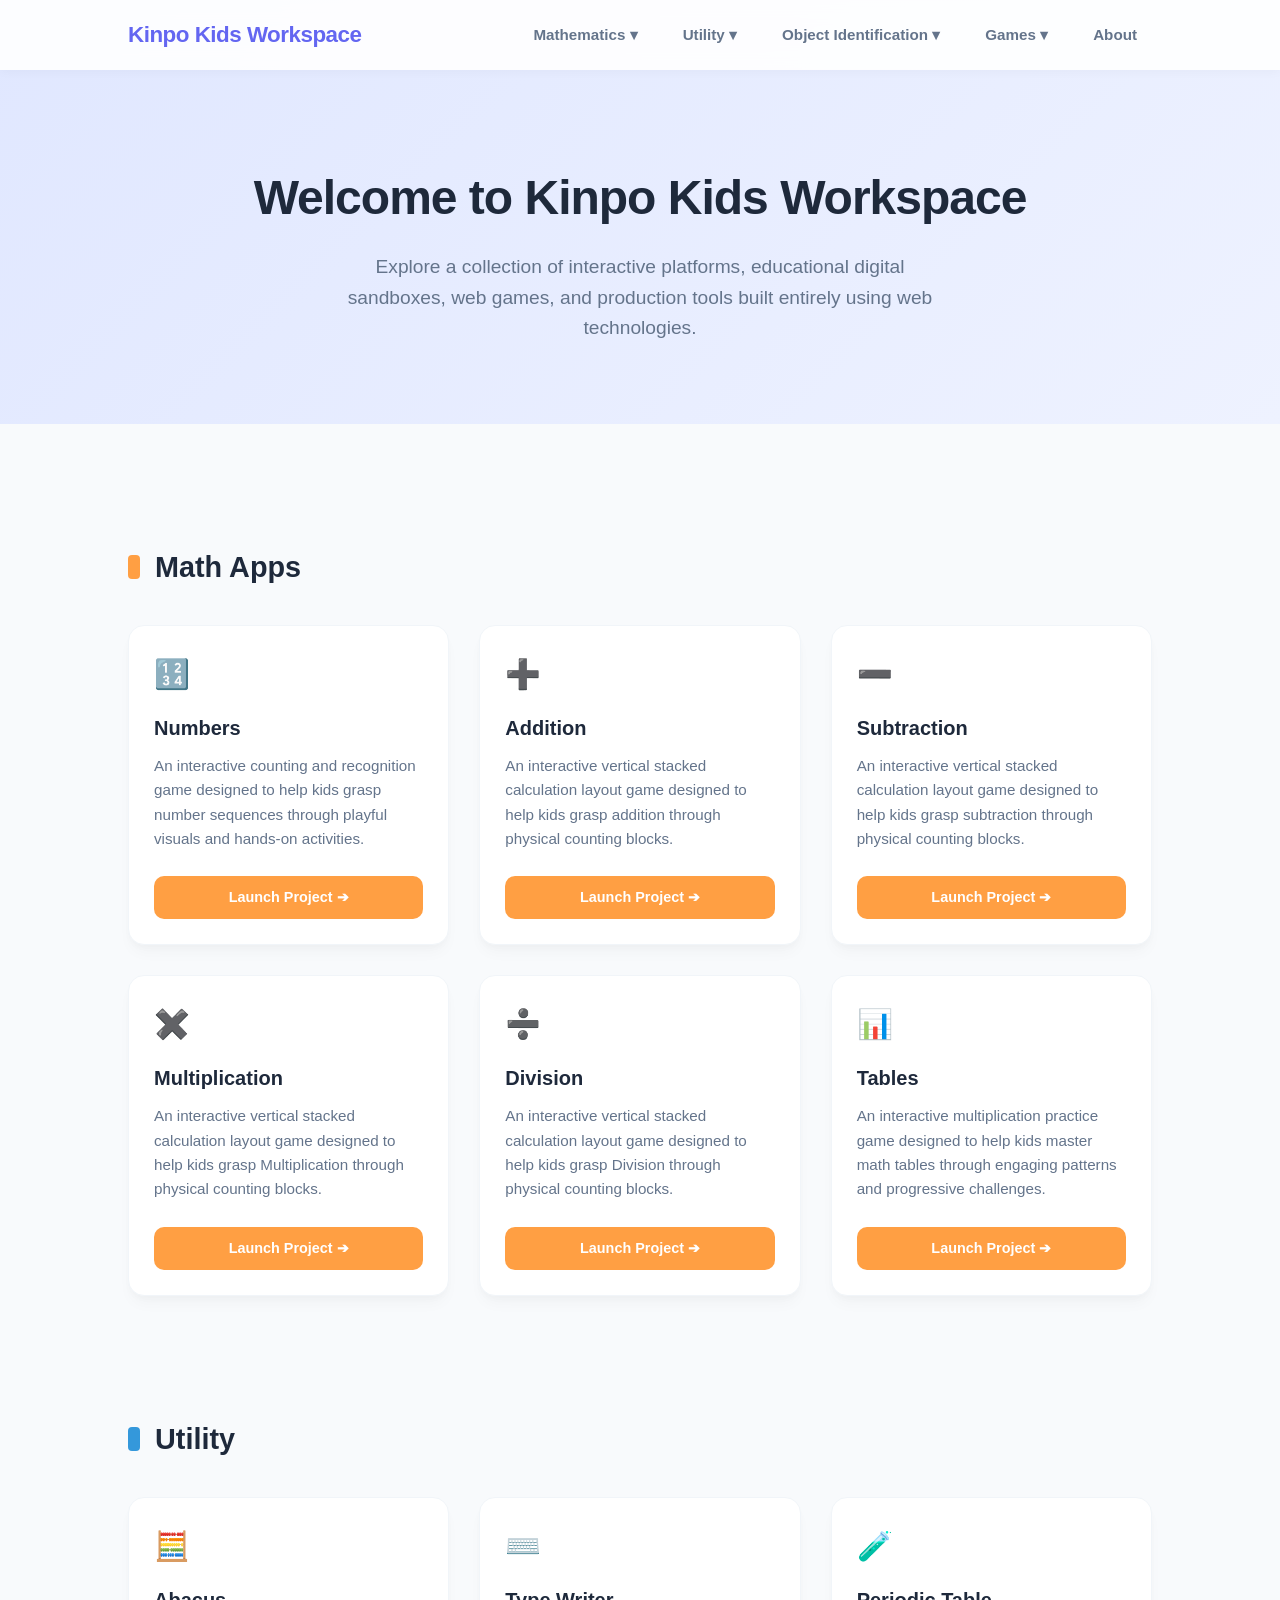
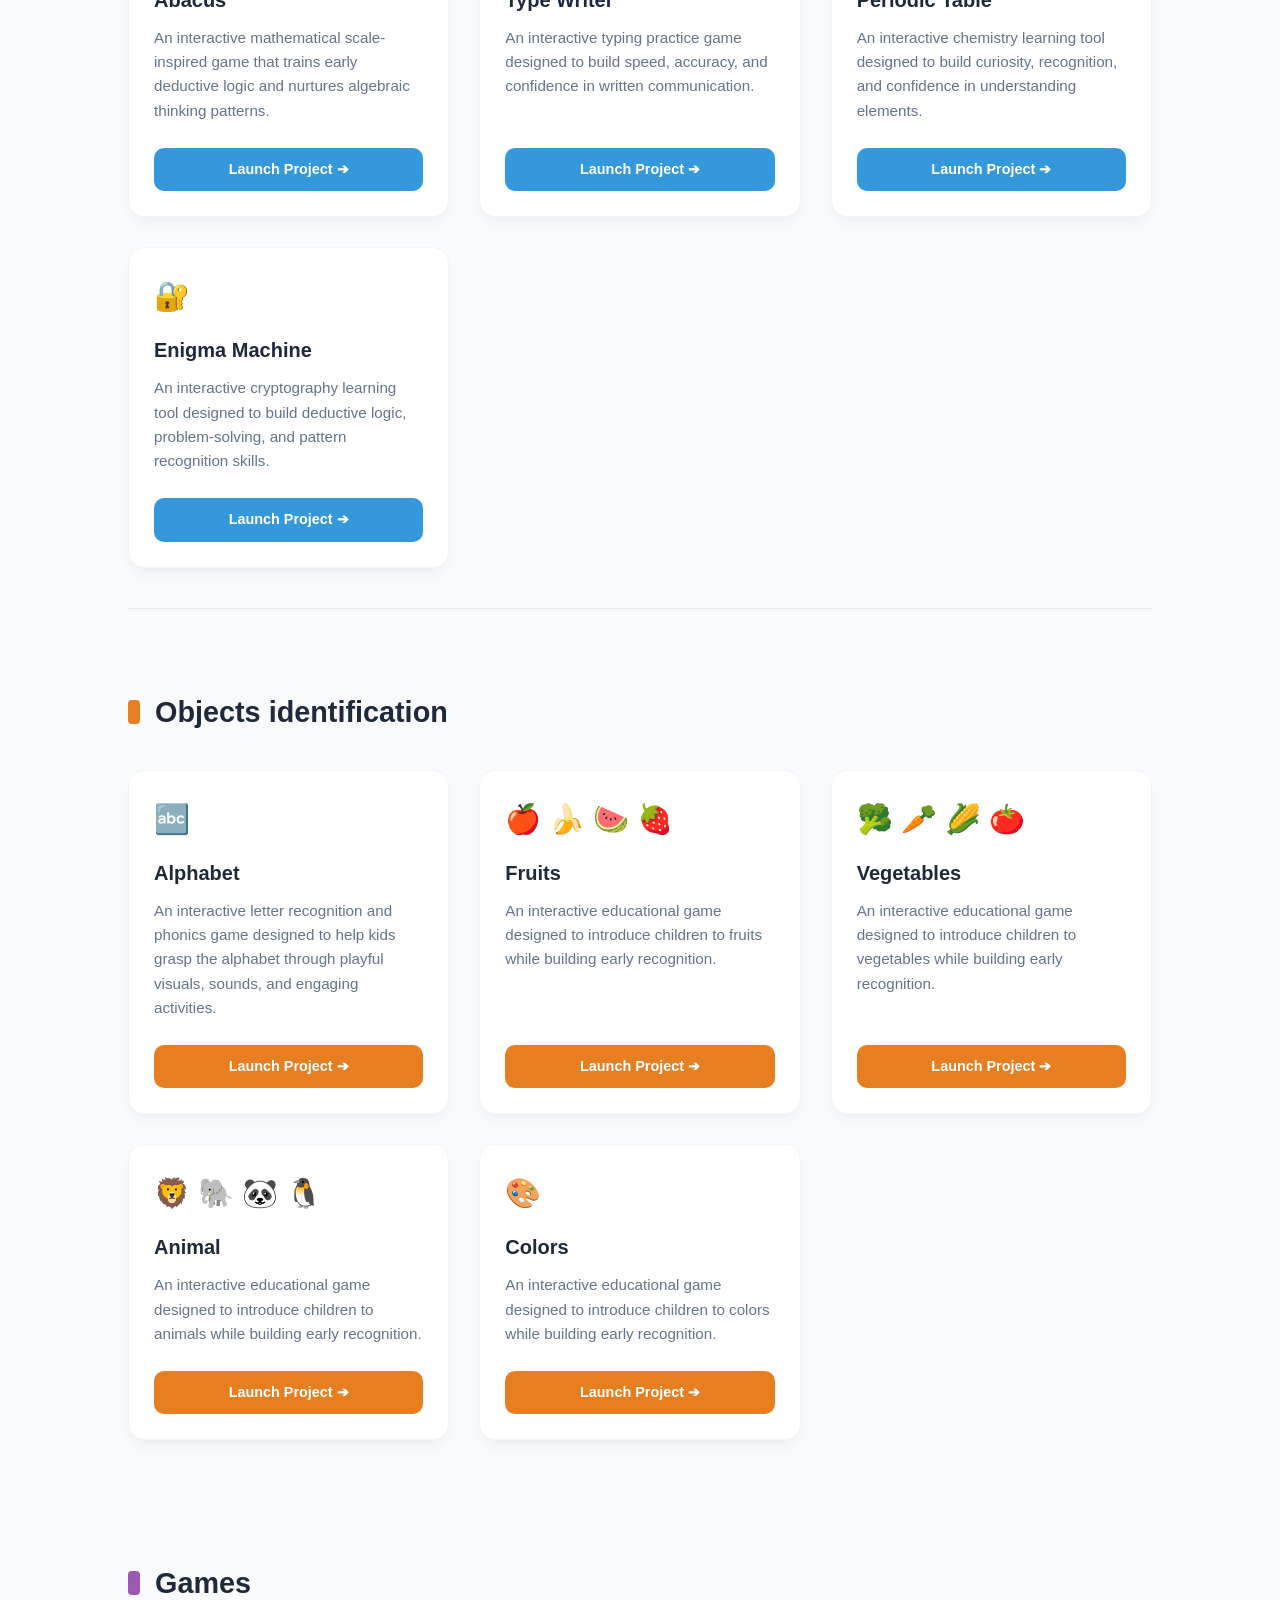
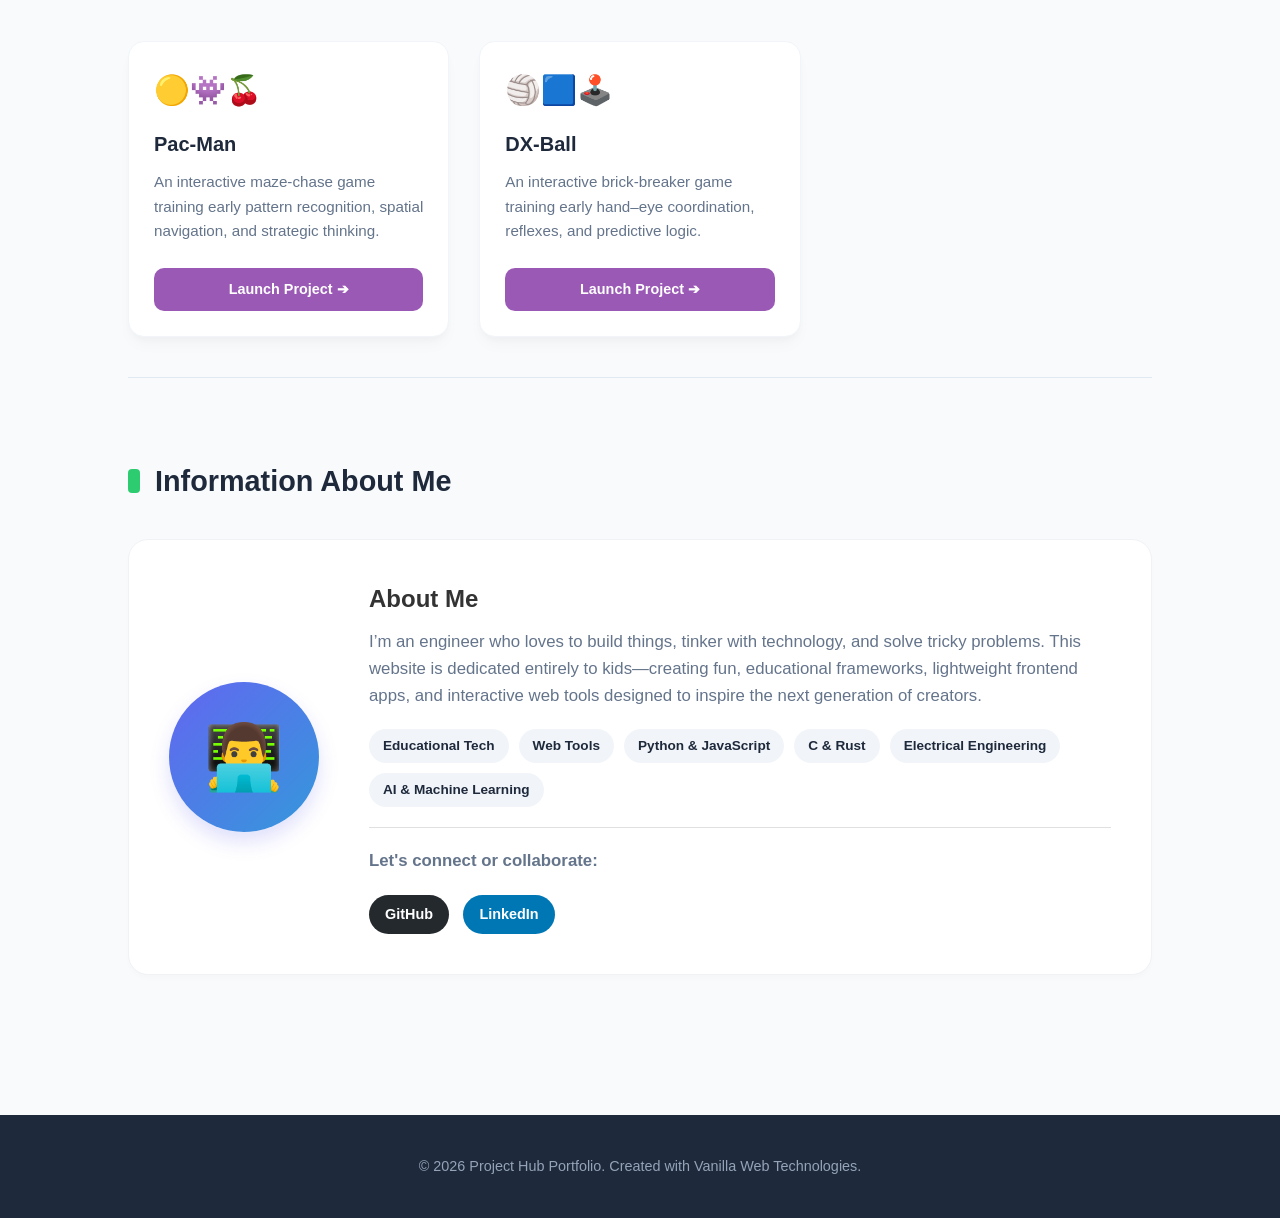
<file: index.html>
<!DOCTYPE html>
<html lang="en">
<head>
    <meta charset="UTF-8">
    <meta name="viewport" content="width=device-width, initial-scale=1.0">
    <title>Kids Hub</title>
    <link rel="stylesheet" href="./css/about.css">
    <link rel="stylesheet" href="./css/dropdown.css">
    <link rel="stylesheet" href="./css/topbar.css">
    <link rel="stylesheet" href="./css/main-content.css">
</head>
<body>
    <div id="main_navbar-placeholder"></div>
    <div class="hero">
        <h1>Welcome to Kinpo Kids Workspace</h1>
        <p>Explore a collection of interactive platforms, educational digital sandboxes, web games, and production tools built entirely using web technologies.</p>
    </div>

    <main>
        <!-- ======================= Math Section ========================================= -->
        <div id="math-placeholder"></div>
        <!-- ======================= Abacus Section ========================================= -->
        <section id="utility">
            <div class="section-header">
                <div class="section-badge"></div>
                <h2 class="section-title">Utility</h2>
            </div>
            <div class="project-grid">
                <div class="project-card">
                    <div>
                        <div class="card-meta">🧮</div>
                        <h3 class="card-title">Abacus </h3>
                        <p class="card-desc">An interactive mathematical scale-inspired game that trains early deductive logic and nurtures algebraic thinking patterns.</p>
                    </div>
                    <a href="./abacus_and_utility/abacus/abacus.html" target="_blank" rel="noopener noreferrer" class="btn-link">Launch Project ➔</a>
                </div>

                <div class="project-card">
                    <div>
                        <div class="card-meta">⌨️</div>
                        <h3 class="card-title">Type Writer</h3>
                        <p class="card-desc">An interactive typing practice game designed to build speed, accuracy, and confidence in written communication.</p>
                    </div>
                    <a href="http://typewriter.kinpo.ai" target="_blank" rel="noopener noreferrer" class="btn-link">Launch Project ➔</a>
                </div>

                <div class="project-card">
                    <div>
                        <div class="card-meta">🧪</div>
                        <h3 class="card-title">Periodic Table</h3>
                        <p class="card-desc">An interactive chemistry learning tool designed to build curiosity, recognition, and confidence in understanding elements.</p>
                    </div>
                    <a href="http://periodictable.kinpo.ai" target="_blank" rel="noopener noreferrer" class="btn-link">Launch Project ➔</a>
                </div>

                <div class="project-card">
                    <div>
                        <div class="card-meta">🔐</div>
                        <h3 class="card-title">Enigma Machine</h3>
                        <p class="card-desc">An interactive cryptography learning tool designed to build deductive logic, problem‑solving, and pattern recognition skills.</p>
                    </div>
                    <a href="http://periodictable.kinpo.ai" target="_blank" rel="noopener noreferrer" class="btn-link">Launch Project ➔</a>
                </div>      
            </div>
        </section>

        <!-- ======================= Object Identification Section ========================================= -->

        <div id="obj_id-placeholder"></div>
        <!-- ======================= Games Section ========================================= -->
        <section id="games">
            <div class="section-header">
                <div class="section-badge"></div>
                <h2 class="section-title">Games</h2>
            </div>
            <div class="project-grid">
                <div class="project-card">
                    <div>
                        <div class="card-meta">🟡👾🍒</div>
                        <h3 class="card-title">Pac-Man</h3>
                        <p class="card-desc">An interactive maze-chase game training early pattern recognition, spatial navigation, and strategic thinking.</p>
                    </div>
                    <a href="http://pacman.kinpo.ai" target="_blank" rel="noopener noreferrer" class="btn-link">Launch Project ➔</a>
                </div>

                <div class="project-card">
                    <div>
                        <div class="card-meta">🏐🟦🕹️</div>
                        <h3 class="card-title">DX-Ball</h3>
                        <p class="card-desc">An interactive brick-breaker game training early hand–eye coordination, reflexes, and predictive logic.</p>
                    </div>
                    <a href="http://dxball.kinpo.ai" target="_blank" rel="noopener noreferrer" class="btn-link">Launch Project ➔</a>
                </div>
            </div>
        </section>

        <!-- ======================= About Section ========================================= -->
        <section id="about">
            <div class="section-header">
                <div class="section-badge"></div>
                <h2 class="section-title">Information About Me</h2>
            </div>
            <div class="about-wrapper">
                <div class="profile-avatar">👨‍💻</div>
                <div class="about-content">
                    <div class="bio-container">
                        <h3>About Me</h3>
                        <p>
                            I’m an engineer who loves to build things, tinker with technology, and solve tricky problems. 
                            This website is dedicated entirely to kids—creating fun, educational frameworks, 
                            lightweight frontend apps, and interactive web tools designed to inspire the next generation of creators.
                        </p>
                        
                        <!-- Skills Tags -->
                        <div class="skills-container">
                            <span class="skill-tag">Educational Tech</span>
                            <span class="skill-tag">Web Tools</span>
                            <span class="skill-tag">Python & JavaScript</span>
                            <span class="skill-tag">C & Rust</span>
                            <span class="skill-tag">Electrical Engineering</span>
                            <span class="skill-tag">AI & Machine Learning</span>
                        </div>

                        <hr class="bio-divider">

                        <!-- Professional Links -->
                        <div class="profile-links">
                            <p>Let's connect or collaborate:</p>
                            <a href="https://github.com/abyshergill" target="_blank" rel="noopener noreferrer" class="link-btn github-link">
                                <span>GitHub</span>
                            </a>
                            <a href="https://linkedin.com/in/YOUR_USERNAME" target="_blank" rel="noopener noreferrer" class="link-btn linkedin-link">
                                <span>LinkedIn</span>
                            </a>
                        </div>
                    </div>
                </div>
            </div>
        </section>
    </main>

    <footer>
        <p>&copy; 2026 Project Hub Portfolio. Created with Vanilla Web Technologies.</p>
    </footer>
    <script src="./common/main_navbar.js"></script>
    <script src="./sections/math_section.js"></script>
    <script src="./sections/obj_id_section.js"></script>
    <script src="./js/script.js"></script>
</body>
</html>
</file>
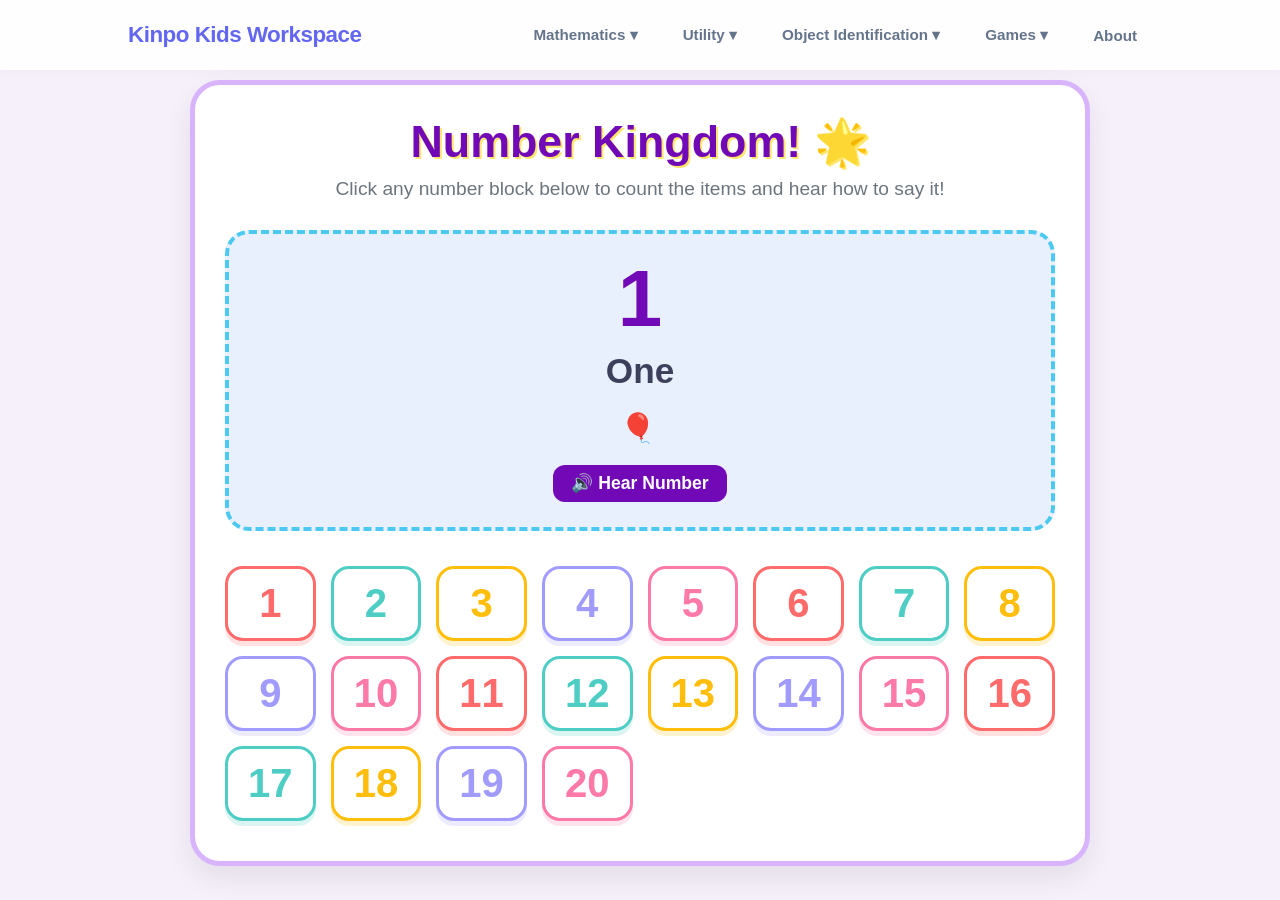
<file: math/1_to_20/1_to_20.html>
<!DOCTYPE html>
<html lang="en">
<head>
    <meta charset="UTF-8">
    <meta name="viewport" content="width=device-width, initial-scale=1.0">
    <title>Magical 1 to 20 Number Adventure! 🔢</title>
    <link rel="stylesheet" href="./css/style.css">
    <link rel="stylesheet" href="./../../css/dropdown.css">
    <link rel="stylesheet" href="./../../css/topbar.css">
</head>
<body>
<div id="navbar-placeholder"></div>
<div class="main-container">
    <h1>Number Kingdom! 🌟</h1>
    <p class="subtitle">Click any number block below to count the items and hear how to say it!</p>

    <!-- Big Center Showcase Area -->
    <div class="showcase-box" id="showcase">
        <div class="showcase-number" id="big-number">1</div>
        <div class="showcase-word" id="big-word">One</div>
        <div class="showcase-visuals" id="big-visuals">🎈</div>
        <button class="btn-speak" onclick="speakCurrent()">🔊 Hear Number</button>
    </div>

    <!-- 1 to 20 Grid Layout -->
    <div class="number-grid" id="grid-container">
        <!-- Generated via JS dynamically -->
    </div>
</div>


<script src="./../../common/navbar.js"></script>
<script src="./js/script.js"></script>
</body>
</html>
</file>
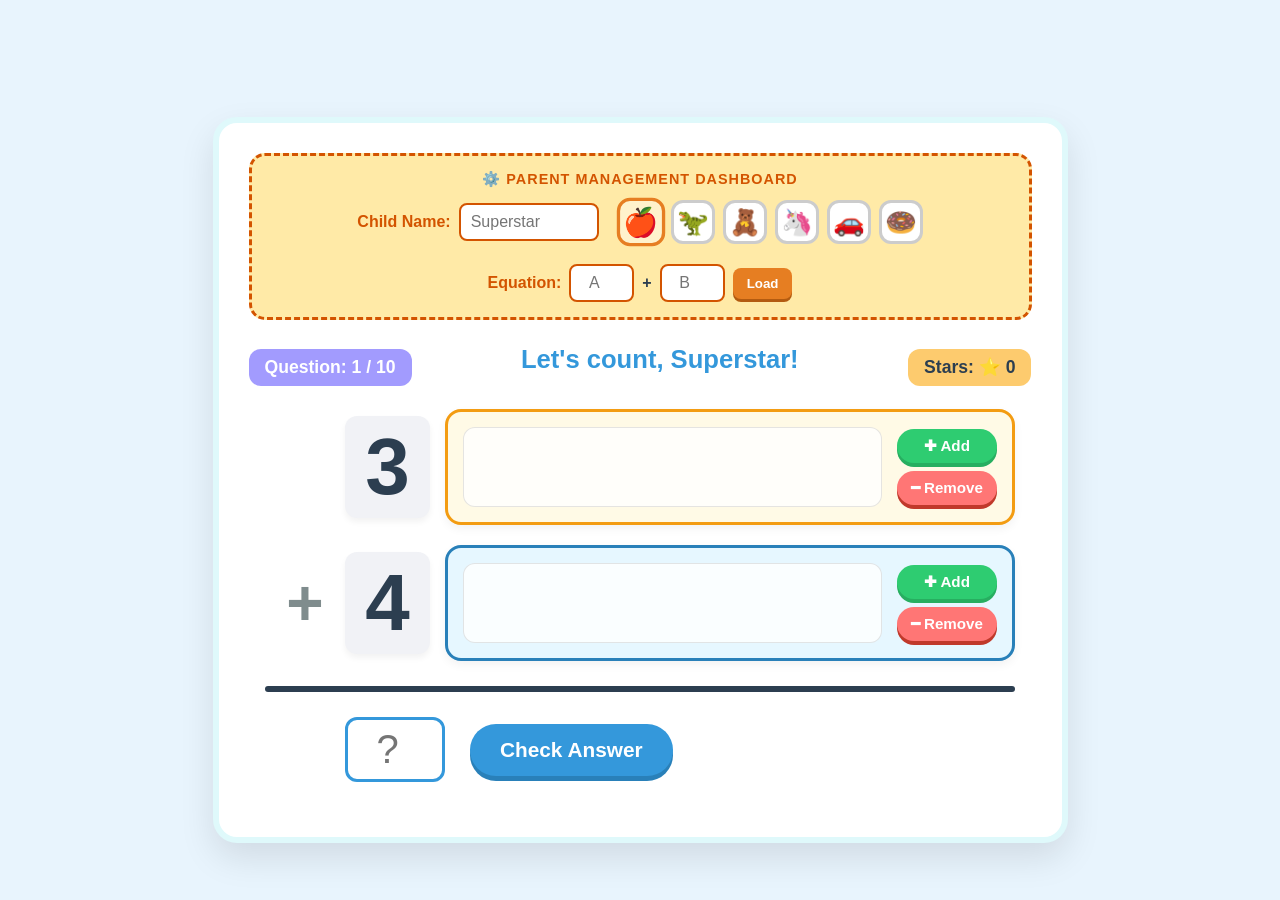
<file: math/addition/addition copy.html>
<!DOCTYPE html>
<html lang="en">
<head>
    <meta charset="UTF-8">
    <meta name="viewport" content="width=device-width, initial-scale=1.0">
    <title>Emoji Counter: Vertical Math Sandbox</title>
    <link rel="stylesheet" href="./css/style.css">
</head>
<body>

    <div class="game-window">
        <div class="parent-config">
            <div class="parent-title">⚙️ Parent Management Dashboard</div>
            <div class="parent-settings-row">
                <div class="parent-input-group">
                    <label style="font-weight:bold; color:#d35400;">Child Name:</label>
                    <input type="text" class="parent-input name-input" id="parent-child-name" placeholder="Superstar" maxlength="12">
                </div>

                <div class="emoji-selector" id="emoji-board">
                    <div class="emoji-opt selected" data-emoji="🍎">🍎</div>
                    <div class="emoji-opt" data-emoji="🦖">🦖</div>
                    <div class="emoji-opt" data-emoji="🧸">🧸</div>
                    <div class="emoji-opt" data-emoji="🦄">🦄</div>
                    <div class="emoji-opt" data-emoji="🚗">🚗</div>
                    <div class="emoji-opt" data-emoji="🍩">🍩</div>
                </div>

                <div class="parent-input-group">
                    <label style="font-weight:bold; color:#d35400;">Equation:</label>
                    <input type="number" class="parent-input num-input" id="parent-input-a" min="1" max="15" placeholder="A">
                    <span style="font-weight:bold;">+</span>
                    <input type="number" class="parent-input num-input" id="parent-input-b" min="1" max="15" placeholder="B">
                    <button class="btn-parent-load" id="parent-load-btn">Load</button>
                </div>
            </div>
        </div>

        <div class="game-header">
            <div class="badge q-badge" id="q-tracker">Question: 1 / 10</div>
            <div class="child-greeting" id="greeting-banner">Let's count, Superstar!</div>
            <div class="badge score-badge" id="score-tracker">Stars: ⭐ 0</div>
        </div>

        <div class="worksheet-grid">
            <div class="math-sign"></div>
            <div class="big-number" id="num-display-a">4</div>
            <div class="sandbox-box type-a">
                <div class="sandbox-canvas" id="sandbox-a"></div>
                <div class="sandbox-controls">
                    <button class="btn-action btn-add" id="add-a">✚ Add</button>
                    <button class="btn-action btn-remove" id="remove-a">━ Remove</button>
                </div>
            </div>

            <div class="math-sign">+</div>
            <div class="big-number" id="num-display-b">2</div>
            <div class="sandbox-box type-b">
                <div class="sandbox-canvas" id="sandbox-b"></div>
                <div class="sandbox-controls">
                    <button class="btn-action btn-add" id="add-b">✚ Add</button>
                    <button class="btn-action btn-remove" id="remove-b">━ Remove</button>
                </div>
            </div>

            <div class="worksheet-line"></div>

            <div class="answer-row-wrapper">
                <input type="number" class="input-box" id="player-input" min="0" placeholder="?">
                <button class="btn-action btn-submit" id="action-check">Check Answer</button>
            </div>
        </div>
    </div>

    <div class="modal-screen" id="victory-modal">
        <div class="modal-card">
            <h2 id="modal-title">Correct! 🎉</h2>
            <p id="modal-desc">Brilliant job counting!</p>
            <button class="btn-action btn-submit" id="action-next" style="box-shadow:none;">Next Question ➔</button>
        </div>
    </div>
    <script src="./js/script.js"></script>
</body>
</html>
</file>
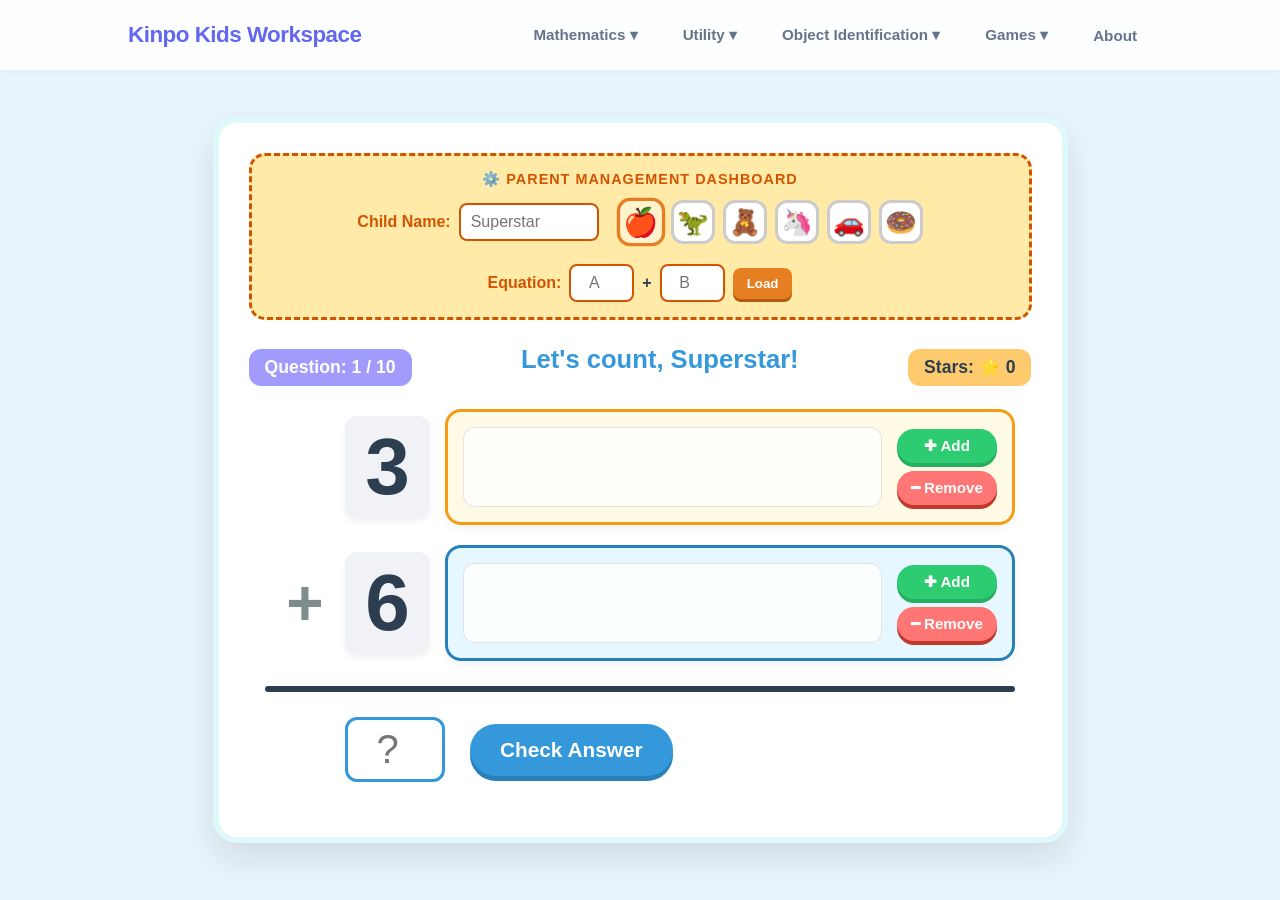
<file: math/addition/addition.html>
<!DOCTYPE html>
<html lang="en">
<head>
    <meta charset="UTF-8">
    <meta name="viewport" content="width=device-width, initial-scale=1.0">
    <title>Emoji Counter: Vertical Math Sandbox</title>
    <link rel="stylesheet" href="./css/style.css">
    <link rel="stylesheet" href="./../../css/dropdown.css">
    <link rel="stylesheet" href="./../../css/topbar.css">
</head>
<body>
    <div id="navbar-placeholder"></div>
    <div class="game-window">
        <div class="parent-config">
            <div class="parent-title">⚙️ Parent Management Dashboard</div>
            <div class="parent-settings-row">
                <div class="parent-input-group">
                    <label style="font-weight:bold; color:#d35400;">Child Name:</label>
                    <input type="text" class="parent-input name-input" id="parent-child-name" placeholder="Superstar" maxlength="12">
                </div>

                <div class="emoji-selector" id="emoji-board">
                    <div class="emoji-opt selected" data-emoji="🍎">🍎</div>
                    <div class="emoji-opt" data-emoji="🦖">🦖</div>
                    <div class="emoji-opt" data-emoji="🧸">🧸</div>
                    <div class="emoji-opt" data-emoji="🦄">🦄</div>
                    <div class="emoji-opt" data-emoji="🚗">🚗</div>
                    <div class="emoji-opt" data-emoji="🍩">🍩</div>
                </div>

                <div class="parent-input-group">
                    <label style="font-weight:bold; color:#d35400;">Equation:</label>
                    <input type="number" class="parent-input num-input" id="parent-input-a" min="1" max="15" placeholder="A">
                    <span style="font-weight:bold;">+</span>
                    <input type="number" class="parent-input num-input" id="parent-input-b" min="1" max="15" placeholder="B">
                    <button class="btn-parent-load" id="parent-load-btn">Load</button>
                </div>
            </div>
        </div>

        <div class="game-header">
            <div class="badge q-badge" id="q-tracker">Question: 1 / 10</div>
            <div class="child-greeting" id="greeting-banner">Let's count, Superstar!</div>
            <div class="badge score-badge" id="score-tracker">Stars: ⭐ 0</div>
        </div>

        <div class="worksheet-grid">
            <div class="math-sign"></div>
            <div class="big-number" id="num-display-a">4</div>
            <div class="sandbox-box type-a">
                <div class="sandbox-canvas" id="sandbox-a"></div>
                <div class="sandbox-controls">
                    <button class="btn-action btn-add" id="add-a">✚ Add</button>
                    <button class="btn-action btn-remove" id="remove-a">━ Remove</button>
                </div>
            </div>

            <div class="math-sign">+</div>
            <div class="big-number" id="num-display-b">2</div>
            <div class="sandbox-box type-b">
                <div class="sandbox-canvas" id="sandbox-b"></div>
                <div class="sandbox-controls">
                    <button class="btn-action btn-add" id="add-b">✚ Add</button>
                    <button class="btn-action btn-remove" id="remove-b">━ Remove</button>
                </div>
            </div>

            <div class="worksheet-line"></div>

            <div class="answer-row-wrapper">
                <input type="number" class="input-box" id="player-input" min="0" placeholder="?">
                <button class="btn-action btn-submit" id="action-check">Check Answer</button>
            </div>
        </div>
    </div>

    <div class="modal-screen" id="victory-modal">
        <div class="modal-card">
            <h2 id="modal-title">Correct! 🎉</h2>
            <p id="modal-desc">Brilliant job counting!</p>
            <button class="btn-action btn-submit" id="action-next" style="box-shadow:none;">Next Question ➔</button>
        </div>
    </div>
    <script src="./../../common/navbar.js"></script>
    <script src="./js/script.js"></script>
</body>
</html>
</file>
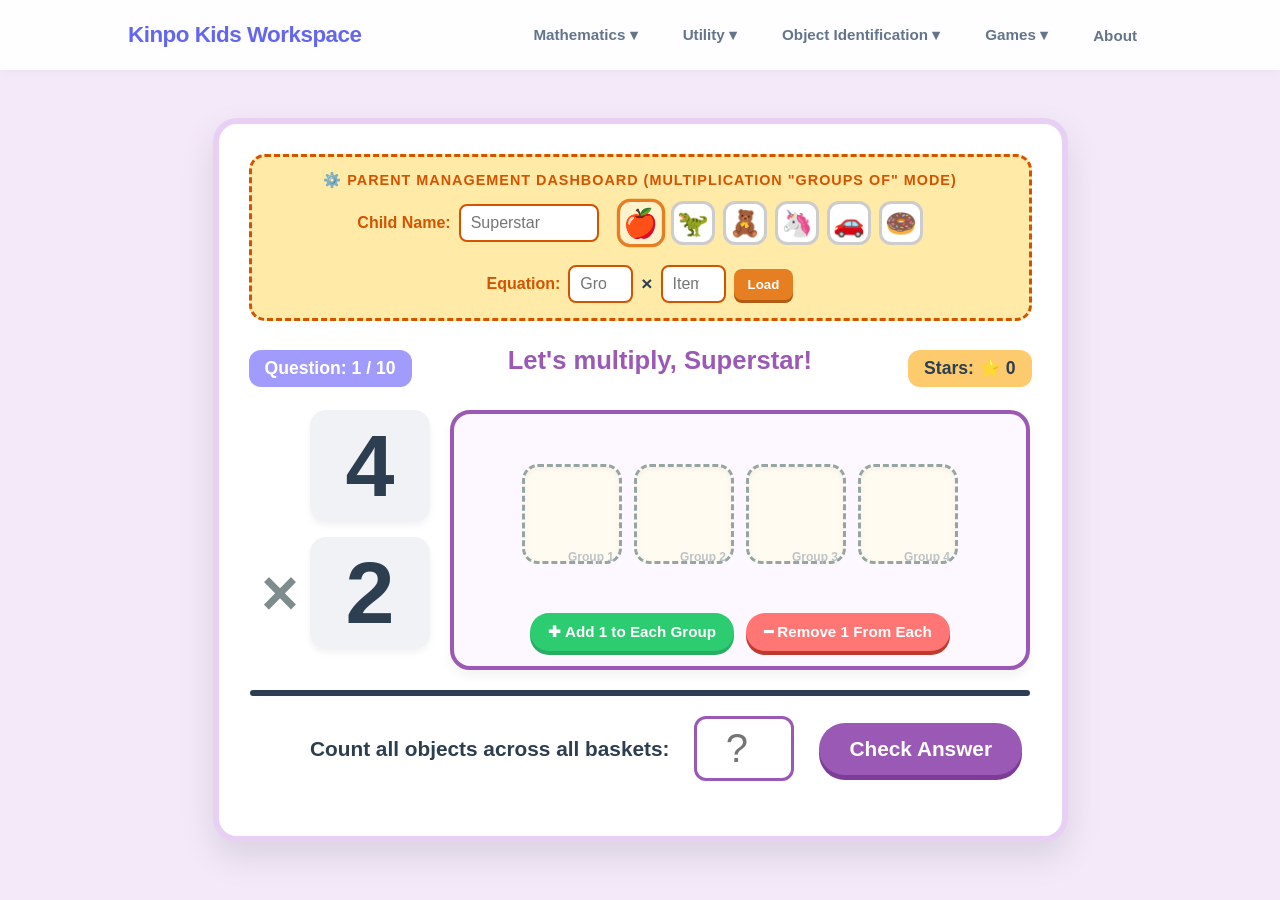
<file: math/multiplication/multiplication.html>
<!DOCTYPE html>
<html lang="en">
<head>
    <meta charset="UTF-8">
    <meta name="viewport" content="width=device-width, initial-scale=1.0">
    <title>Emoji Counter: Groups Multiplication Sandbox</title>
    <link rel="stylesheet" href="./css/style.css">
    <link rel="stylesheet" href="./../../css/dropdown.css">
    <link rel="stylesheet" href="./../../css/topbar.css">
</head>
<body>
    <div id="navbar-placeholder"></div>
    <div class="game-window">
        <div class="parent-config">
            <div class="parent-title">⚙️ Parent Management Dashboard (Multiplication "Groups Of" Mode)</div>
            <div class="parent-settings-row">
                <div class="parent-input-group">
                    <label style="font-weight:bold; color:#d35400;">Child Name:</label>
                    <input type="text" class="parent-input name-input" id="parent-child-name" placeholder="Superstar" maxlength="12">
                </div>

                <div class="emoji-selector" id="emoji-board">
                    <div class="emoji-opt selected" data-emoji="🍎">🍎</div>
                    <div class="emoji-opt" data-emoji="🦖">🦖</div>
                    <div class="emoji-opt" data-emoji="🧸">🧸</div>
                    <div class="emoji-opt" data-emoji="🦄">🦄</div>
                    <div class="emoji-opt" data-emoji="🚗">🚗</div>
                    <div class="emoji-opt" data-emoji="🍩">🍩</div>
                </div>

                <div class="parent-input-group">
                    <label style="font-weight:bold; color:#d35400;">Equation:</label>
                    <input type="number" class="parent-input num-input" id="parent-input-a" min="1" max="5" placeholder="Groups">
                    <span style="font-weight:bold; font-size: 1.2rem;">×</span>
                    <input type="number" class="parent-input num-input" id="parent-input-b" min="1" max="6" placeholder="Items">
                    <button class="btn-parent-load" id="parent-load-btn">Load</button>
                </div>
            </div>
        </div>

        <div class="game-header">
            <div class="badge q-badge" id="q-tracker">Question: 1 / 10</div>
            <div class="child-greeting" id="greeting-banner">Let's multiply, Superstar!</div>
            <div class="badge score-badge" id="score-tracker">Stars: ⭐ 0</div>
        </div>

        <div class="worksheet-grid">
            
            <div class="column-math-stack">
                <div class="math-sign"></div>
                <div class="big-number" id="num-display-a">3</div>

                <div class="math-sign">×</div>
                <div class="big-number" id="num-display-b">4</div>
            </div>

            <div class="sandbox-box">
                <div class="baskets-grid" id="baskets-container">
                    </div>
                <div class="sandbox-controls">
                    <button class="btn-action btn-add" id="action-add">✚ Add 1 to Each Group</button>
                    <button class="btn-action btn-remove" id="action-remove">━ Remove 1 From Each</button>
                </div>
            </div>

            <div class="worksheet-line"></div>

            <div class="answer-row-wrapper">
                <span class="input-label">Count all objects across all baskets:</span>
                <input type="number" class="input-box" id="player-input" min="0" placeholder="?">
                <button class="btn-action btn-submit" id="action-check">Check Answer</button>
            </div>
        </div>
    </div>

    <div class="modal-screen" id="victory-modal">
        <div class="modal-card">
            <h2 id="modal-title">Correct! 🎉</h2>
            <p id="modal-desc">Brilliant multiplication work!</p>
            <button class="btn-action btn-submit" id="action-next" style="box-shadow:none; background-color:var(--accent-purple);">Next Question ➔</button>
        </div>
    </div>

    <script src="./../../common/navbar.js"></script>
    <script src="./js/script.js"></script>
</body>
</html>
</file>
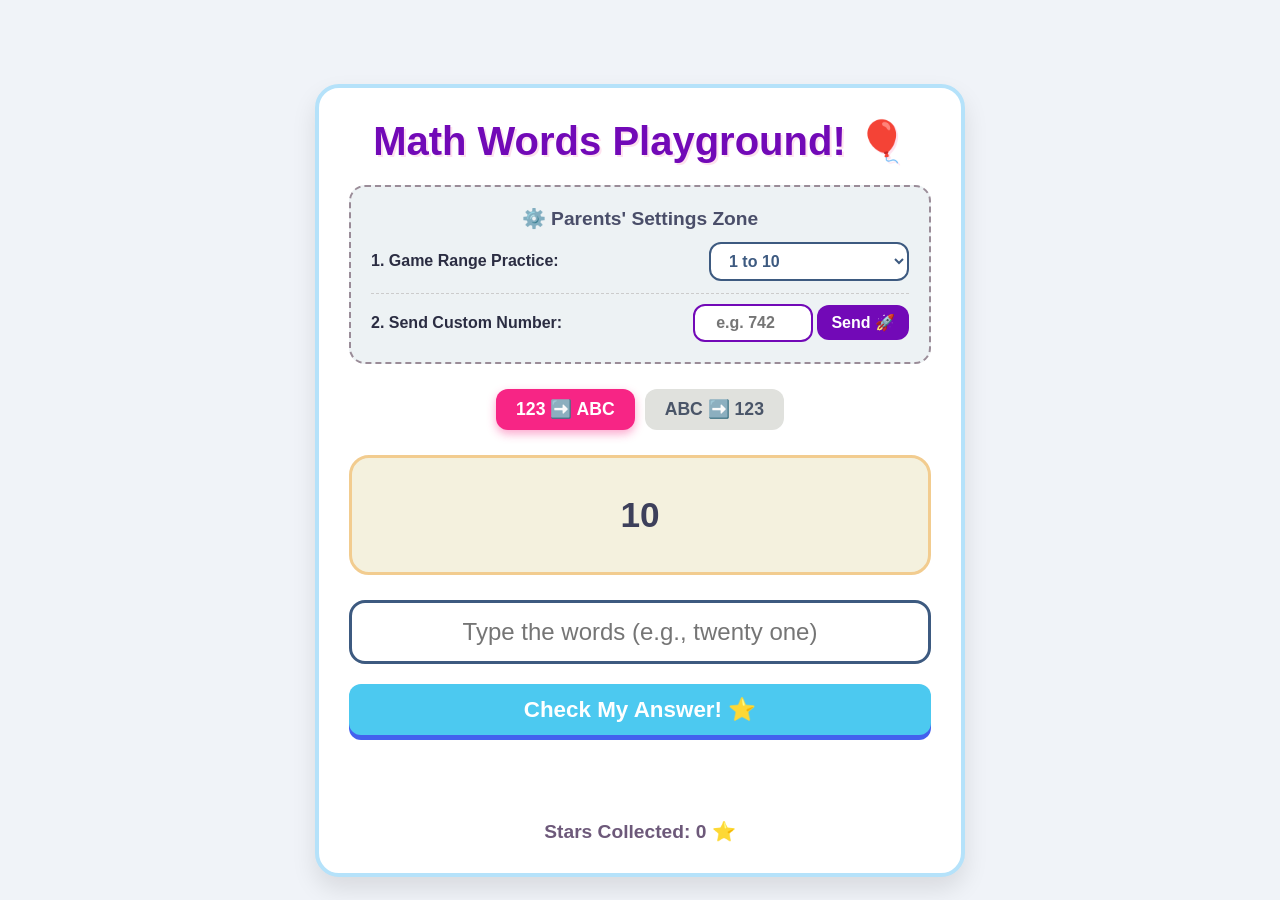
<file: math/number_to_words/number_to_words.html>
<!DOCTYPE html>
<html lang="en">
<head>
    <meta charset="UTF-8">
    <meta name="viewport" content="width=device-width, initial-scale=1.0">
    <title>Fun with Numbers & Words!</title>
    <link rel="stylesheet" href="./css/style.css">
    <link rel="stylesheet" href="./../../css/dropdown.css">
    <link rel="stylesheet" href="./../../css/topbar.css">

</head>
<body>

<div class="game-container">
    <h1>Math Words Playground! 🎈</h1>

    <!-- Parent Control Panel -->
    <div class="parent-panel">
        <h3>⚙️ Parents' Settings Zone</h3>
        
        <!-- Random Mode Selection -->
        <div class="setting-group">
            <label for="max-range">1. Game Range Practice:</label>
            <select id="max-range" onchange="resetToRandomGame()">
                <option value="10">1 to 10</option>
                <option value="100">1 to 100</option>
                <option value="1000">1 to 1,000</option>
                <option value="10000">1 to 10,000</option>
                <option value="100000">1 to 100,000</option>
                <option value="1000000">1 to 1,000,000</option>
            </select>
        </div>

        <!-- Custom Number Injector -->
        <div class="setting-group" style="margin-bottom: 0; border-top: 1px dashed #ccc; padding-top: 10px;">
            <label for="custom-number">2. Send Custom Number:</label>
            <div>
                <input type="number" id="custom-number" class="parent-input" min="1" max="1000000" placeholder="e.g. 742">
                <button class="parent-btn" onclick="injectCustomNumber()">Send 🚀</button>
            </div>
        </div>
    </div>

    <!-- Mode Selectors -->
    <div class="mode-toggle">
        <button id="btn-n2w" class="mode-btn active" onclick="setMode('N2W')">123 ➡️ ABC</button>
        <button id="btn-w2n" class="mode-btn" onclick="setMode('W2N')">ABC ➡️ 123</button>
    </div>

    <!-- Challenge Area -->
    <div class="question-box">
        <div id="custom-indicator" class="custom-badge" style="display:none;">Parent's Choice! ⭐</div>
        <div id="question" class="question-text">Loading...</div>
    </div>

    <!-- Kid Input -->
    <div class="input-area">
        <input type="text" id="user-answer" placeholder="Type your answer here!" autocomplete="off" onkeyup="handleKeyPress(event)">
    </div>

    <button class="action-btn" onclick="checkAnswer()">Check My Answer! ⭐</button>

    <!-- Feedback and Score -->
    <div id="feedback" class="feedback"></div>
    <div class="score-board">Stars Collected: <span id="score">0</span> ⭐</div>
</div>

<script src="./../../common/navbar.js"></script>
<script src="./js/script.js"></script>
</body>
</html>
</file>
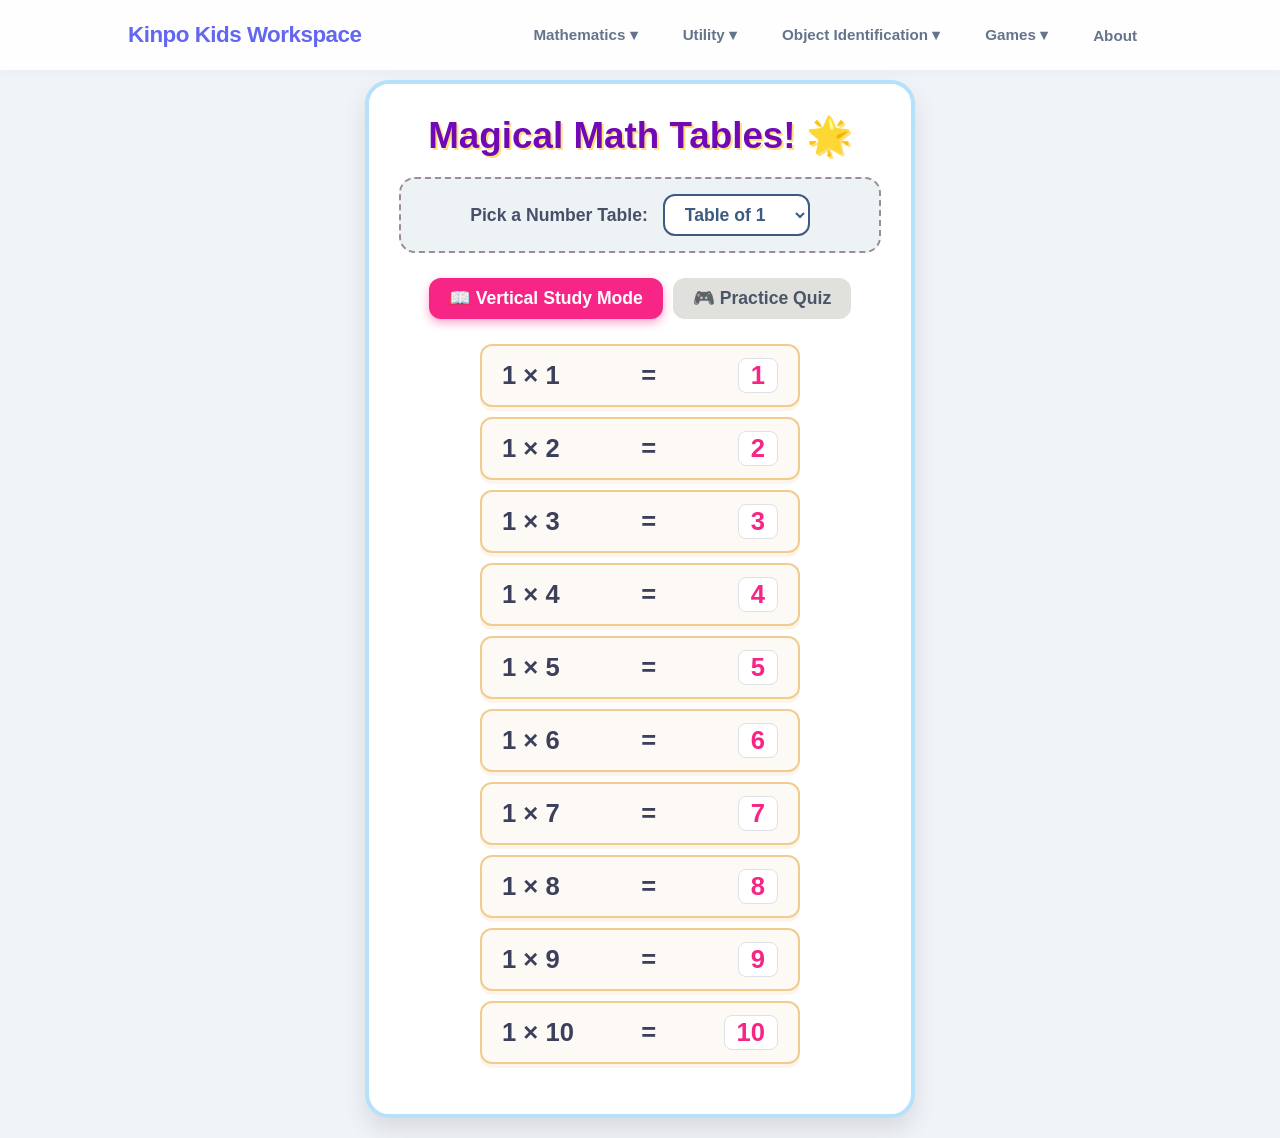
<file: math/tables/tables.html>
<!DOCTYPE html>
<html lang="en">
<head>
    <meta charset="UTF-8">
    <meta name="viewport" content="width=device-width, initial-scale=1.0">
    <title>Magical Math Tables! 🌟</title>
    <link rel="stylesheet" href="./css/style.css">
    <link rel="stylesheet" href="./../../css/dropdown.css">
    <link rel="stylesheet" href="./../../css/topbar.css">
</head>
<body>
<div id="navbar-placeholder"></div>
<div class="main-container">
    <h1>Magical Math Tables! 🌟</h1>

    <!-- Selector Dropdown Menu -->
    <div class="parent-panel">
        <label for="table-select">Pick a Number Table: </label>
        <select id="table-select" onchange="updateView()">
            <!-- Options 1 to 20 are added by JS automatically below -->
        </select>
    </div>

    <!-- Mode Selector Switches -->
    <div class="mode-toggle">
        <button id="btn-learn" class="mode-btn active" onclick="switchMode('learn')">📖 Vertical Study Mode</button>
        <button id="btn-quiz" class="mode-btn" onclick="switchMode('quiz')">🎮 Practice Quiz</button>
    </div>

    <!-- Mode A: Clean Vertical View Stack -->
    <div id="study-view" class="vertical-table-container">
        <!-- Vertical math lines generated dynamically here -->
    </div>

    <!-- Mode B: Challenge Quiz Box view -->
    <div id="quiz-view" class="quiz-box">
        <div class="quiz-question" id="quiz-question">5 × 4 = ?</div>
        <input type="number" id="quiz-answer" class="quiz-input" placeholder="?" onkeyup="handleKeyPress(event)">
        <br>
        <button class="action-btn" onclick="checkQuizAnswer()">Check My Answer! ⭐</button>
        <div id="feedback" class="feedback"></div>
        <div class="score-board">Stars Collected: <span id="score">0</span> ⭐</div>
    </div>
</div>


<script src="./../../common/navbar.js"></script>
<script src="./js/script.js"></script>
</body>
</html>
</file>
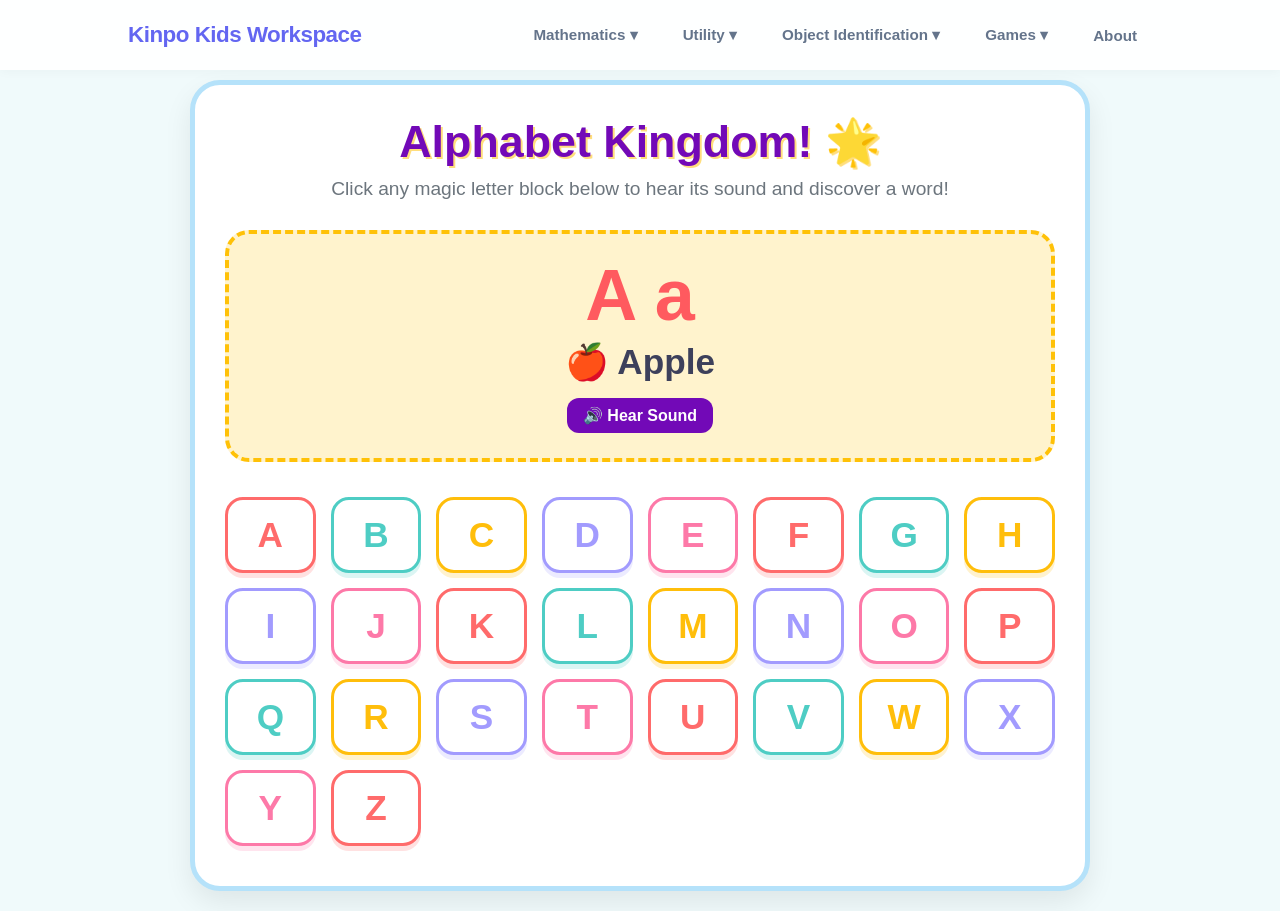
<file: object_identification/a_to_z/a_to_z.html>
<!DOCTYPE html>
<html lang="en">
<head>
    <meta charset="UTF-8">
    <meta name="viewport" content="width=device-width, initial-scale=1.0">
    <title>Magical A to Z Alphabet Adventure! 🎈</title>
    <link rel="stylesheet" href="./css/style.css">
    <link rel="stylesheet" href="./../../css/dropdown.css">
    <link rel="stylesheet" href="./../../css/topbar.css">
</head>
<body>
<div id="navbar-placeholder"></div>
<div class="main-container">
    <h1>Alphabet Kingdom! 🌟</h1>
    <p class="subtitle">Click any magic letter block below to hear its sound and discover a word!</p>

    <!-- Big Center Showcase Area -->
    <div class="showcase-box" id="showcase">
        <div class="showcase-letter" id="big-letter">A a</div>
        <div class="showcase-word" id="big-word">🍎 Apple</div>
        <button class="btn-speak" onclick="speakCurrent()">🔊 Hear Sound</button>
    </div>

    <!-- Alphabet Grid Letters Layout -->
    <div class="alphabet-grid" id="grid-container">
        <!-- JS generates letter buttons dynamically from A to Z here -->
    </div>
</div>
    <script src="./../../common/navbar.js"></script>
    <script src="./js/script.js"></script>
</body>
</html>
</file>
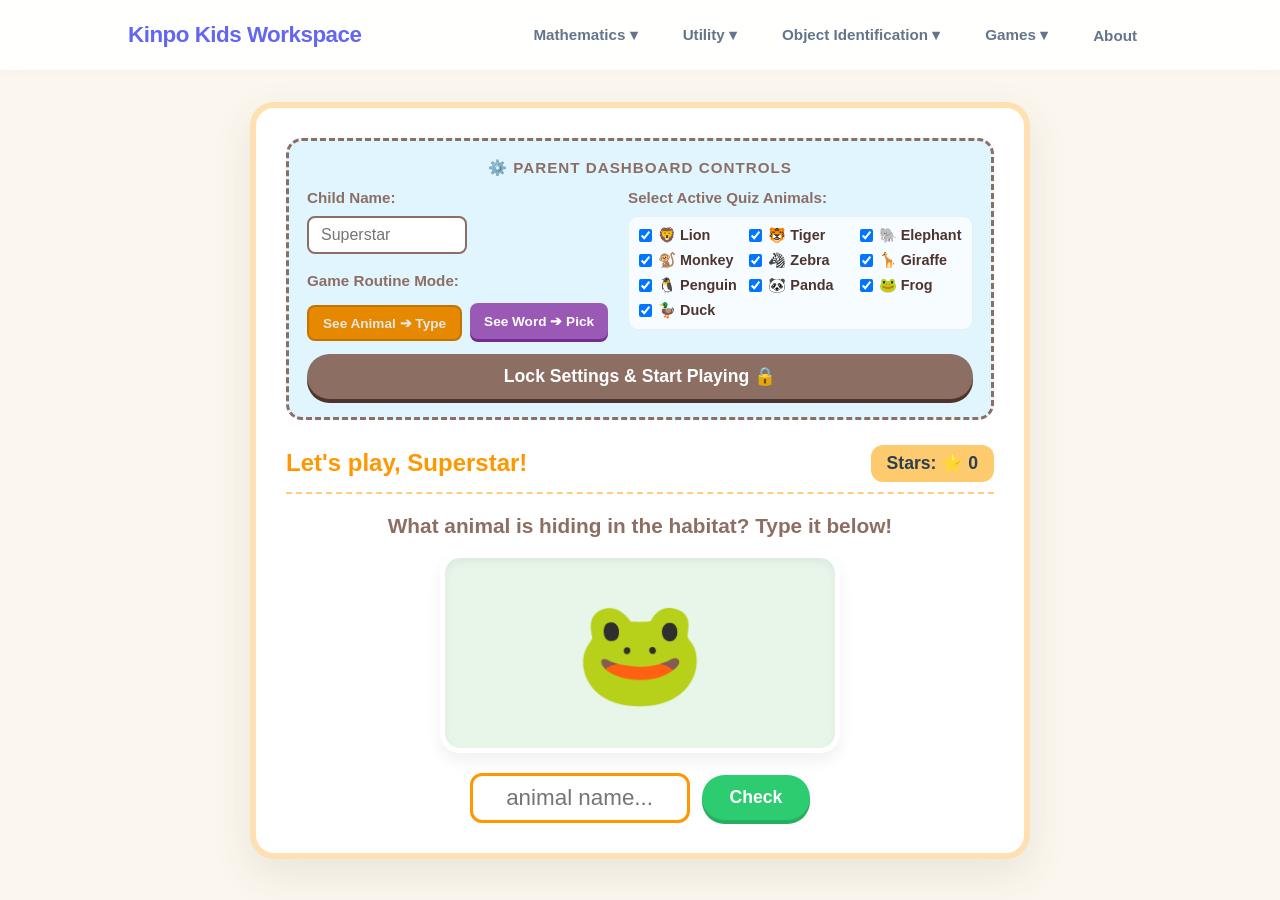
<file: object_identification/animals/animal.html>
<!DOCTYPE html>
<html lang="en">
<head>
    <meta charset="UTF-8">
    <meta name="viewport" content="width=device-width, initial-scale=1.0">
    <title>Animal Quiz: Safari, Type & Pick!</title>
    <link rel="stylesheet" href="./css/style.css">
    <link rel="stylesheet" href="./../../css/dropdown.css">
    <link rel="stylesheet" href="./../../css/topbar.css">
</head>
<body>
    <div id="navbar-placeholder"></div>
    <div class="game-window">
        <div class="parent-config" id="parent-dashboard">
            <div class="parent-title">⚙️ Parent Dashboard Controls</div>
            <div class="parent-row">
                
                <div class="parent-column">
                    <label class="parent-label">Child Name:</label>
                    <input type="text" class="parent-input" id="parent-child-name" placeholder="Superstar" maxlength="12">
                    
                    <label class="parent-label" style="margin-top: 8px;">Game Routine Mode:</label>
                    <div class="mode-selector">
                        <button class="btn-mode btn-mode-type active" data-mode="type">See Animal ➔ Type</button>
                        <button class="btn-mode btn-mode-pick" data-mode="pick">See Word ➔ Pick</button>
                    </div>
                </div>

                <div class="parent-column" style="flex-grow: 1;">
                    <label class="parent-label">Select Active Quiz Animals:</label>
                    <div class="animal-checklist-grid" id="parent-checklist-box">
                        </div>
                </div>
            </div>
            
            <button class="btn-general" id="btn-lock-settings" style="margin-top: 15px; width: 100%; background-color: var(--safari-brown); box-shadow: 0 4px #4e342e;">
                Lock Settings & Start Playing 🔒
            </button>
        </div>

        <div class="game-header">
            <button class="btn-setup-trigger" id="btn-unlock-settings">⚙️ Setup</button>
            <div class="child-greeting" id="greeting-banner">Let's play, Superstar!</div>
            <div class="badge score-badge" id="score-tracker">Stars: ⭐ 0</div>
        </div>

        <div class="quiz-container active" id="container-mode-type">
            <div class="quiz-instruction">What animal is hiding in the habitat? Type it below!</div>
            <div class="habitat-block" id="type-animal-flash">🦁</div>
            <div class="typing-form-row">
                <input type="text" class="input-text-box" id="player-type-input" placeholder="animal name..." autocomplete="off" spellcheck="false">
                <button class="btn-general btn-submit" id="btn-check-type">Check</button>
            </div>
        </div>

        <div class="quiz-container" id="container-mode-pick">
            <div class="quiz-instruction">Can you find this animal button?</div>
            <div class="big-prompt-text" id="pick-text-prompt">LION</div>
            <div class="choice-palette-grid" id="pick-palette-options">
                </div>
        </div>

    </div>

    <div class="modal-screen" id="celebrate-modal">
        <div class="modal-card">
            <h2 id="modal-title">Correct! 🎉</h2>
            <p id="modal-desc">You are a safari expert!</p>
            <button class="btn-general btn-submit" id="btn-modal-next" style="box-shadow:none; width: 100%;">Next Question ➔</button>
        </div>
    </div>

    <script src="./../../common/navbar.js"></script>
    <script src="./js/script.js"></script>
</body>
</html>
</file>
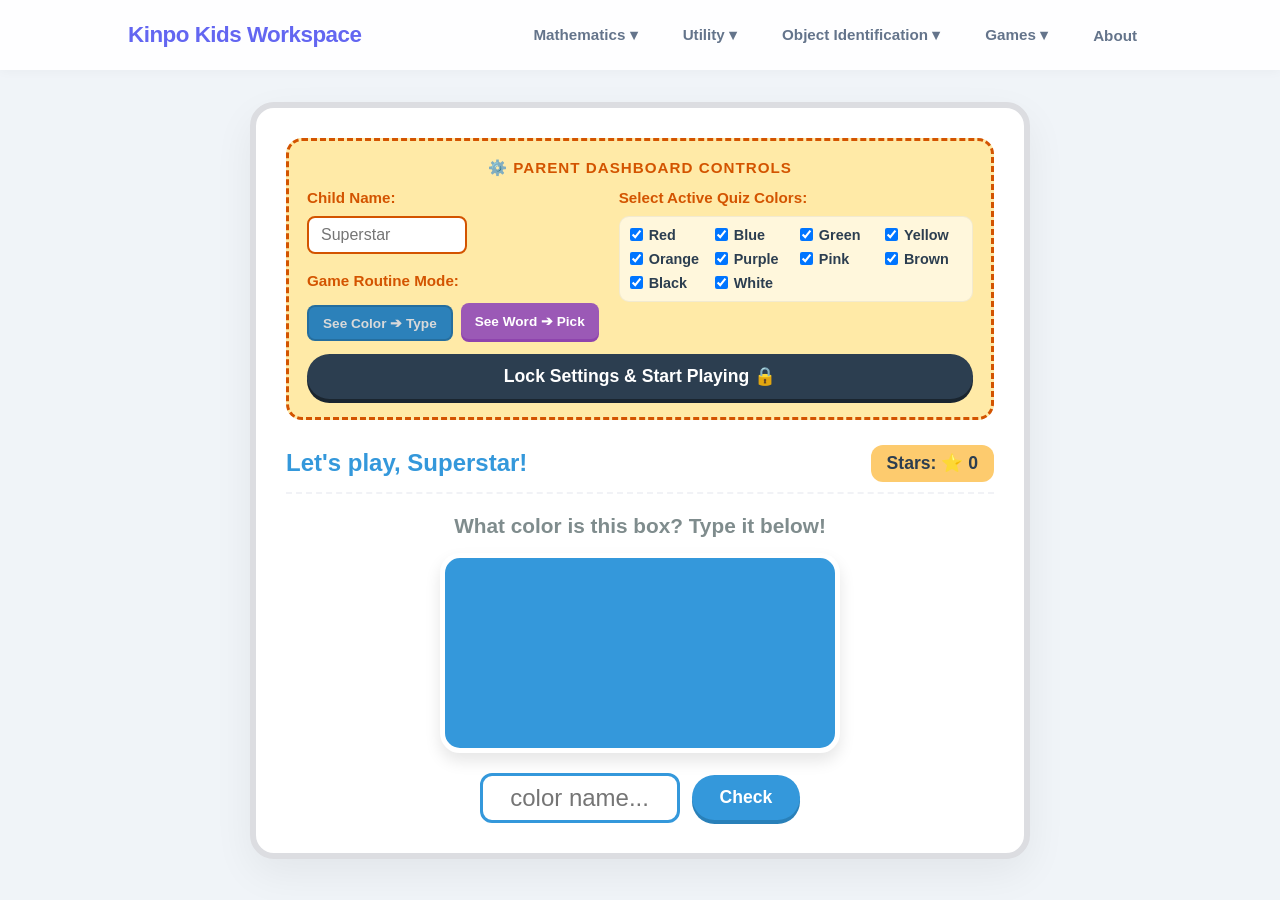
<file: object_identification/colors/colors.html>
<!DOCTYPE html>
<html lang="en">
<head>
    <meta charset="UTF-8">
    <meta name="viewport" content="width=device-width, initial-scale=1.0">
    <title>Color Quiz: Learn, Type & Pick!</title>
    <link rel="stylesheet" href="./css/style.css">
    <link rel="stylesheet" href="./../../css/dropdown.css">
    <link rel="stylesheet" href="./../../css/topbar.css">
</head>
<body>
    <div id="navbar-placeholder"></div>
    <div class="game-window">
        <div class="parent-config" id="parent-dashboard">
            <div class="parent-title">⚙️ Parent Dashboard Controls</div>
            <div class="parent-row">
                
                <div class="parent-column">
                    <label class="parent-label">Child Name:</label>
                    <input type="text" class="parent-input" id="parent-child-name" placeholder="Superstar" maxlength="12">
                    
                    <label class="parent-label" style="margin-top: 8px;">Game Routine Mode:</label>
                    <div class="mode-selector">
                        <button class="btn-mode btn-mode-type active" data-mode="type">See Color ➔ Type</button>
                        <button class="btn-mode btn-mode-pick" data-mode="pick">See Word ➔ Pick</button>
                    </div>
                </div>

                <div class="parent-column" style="flex-grow: 1;">
                    <label class="parent-label">Select Active Quiz Colors:</label>
                    <div class="color-checklist-grid" id="parent-checklist-box">
                        </div>
                </div>
            </div>

            <button class="btn-general" id="btn-lock-settings" style="margin-top: 15px; width: 100%; background-color: var(--text-color); box-shadow: 0 4px #1a252f;">
                Lock Settings & Start Playing 🔒
            </button>
        </div>

        <div class="game-header">
            <button class="btn-setup-trigger" id="btn-unlock-settings">⚙️ Setup</button>
            <div class="child-greeting" id="greeting-banner">Let's play, Superstar!</div>
            <div class="badge score-badge" id="score-tracker">Stars: ⭐ 0</div>
        </div>

        <div class="quiz-container active" id="container-mode-type">
            <div class="quiz-instruction">What color is this box? Type it below!</div>
            <div class="flash-color-block" id="type-color-flash"></div>
            <div class="typing-form-row">
                <input type="text" class="input-text-box" id="player-type-input" placeholder="color name..." autocomplete="off" spellcheck="false">
                <button class="btn-general btn-submit" id="btn-check-type">Check</button>
            </div>
        </div>

        <div class="quiz-container" id="container-mode-pick">
            <div class="quiz-instruction">Can you find this color button?</div>
            <div class="big-prompt-text" id="pick-text-prompt">RED</div>
            <div class="choice-palette-grid" id="pick-palette-options">
                </div>
        </div>

    </div>

    <div class="modal-screen" id="celebrate-modal">
        <div class="modal-card">
            <h2 id="modal-title">Correct! 🎉</h2>
            <p id="modal-desc">You are a color champion!</p>
            <button class="btn-general btn-submit" id="btn-modal-next" style="box-shadow:none; width: 100%;">Next Question ➔</button>
        </div>
    </div>

    <script src="./../../common/navbar.js"></script>
    <script src="./js/script.js"></script>
</body>
</html>
</file>
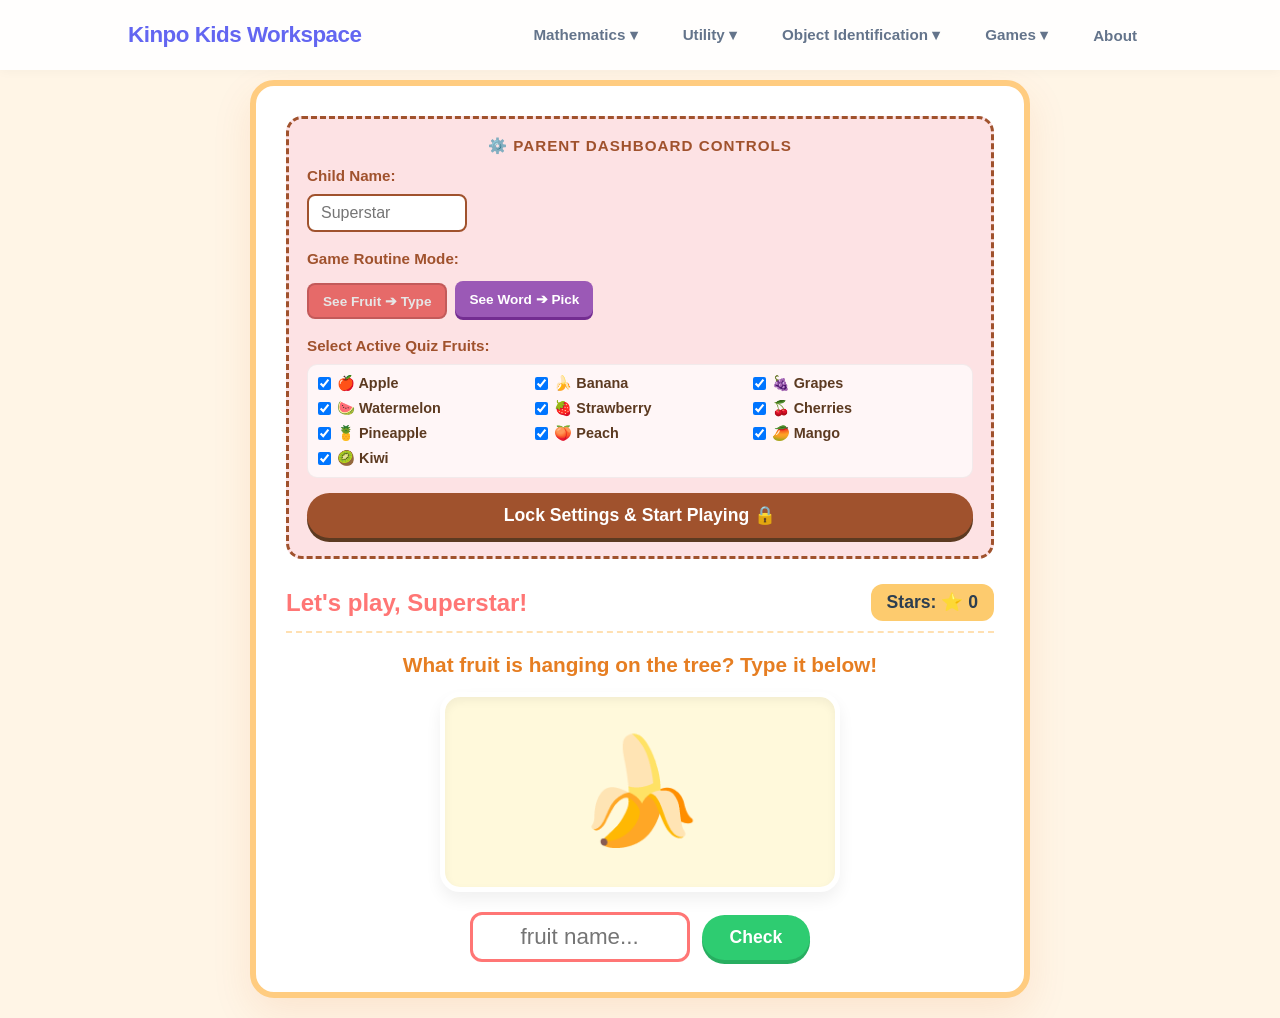
<file: object_identification/fruits/fruits.html>
<!DOCTYPE html>
<html lang="en">
<head>
    <meta charset="UTF-8">
    <meta name="viewport" content="width=device-width, initial-scale=1.0">
    <title>Fruit Quiz: Orchard, Type & Pick!</title>
    <link rel="stylesheet" href="./css/style.css">
    <link rel="stylesheet" href="./../../css/dropdown.css">
    <link rel="stylesheet" href="./../../css/topbar.css">
</head>
<body>
    <div id="navbar-placeholder"></div>
    <div class="game-window">
        <div class="parent-config" id="parent-dashboard">
            <div class="parent-title">⚙️ Parent Dashboard Controls</div>
            <div class="parent-row">
                
                <div class="parent-column">
                    <label class="parent-label">Child Name:</label>
                    <input type="text" class="parent-input" id="parent-child-name" placeholder="Superstar" maxlength="12">
                    
                    <label class="parent-label" style="margin-top: 8px;">Game Routine Mode:</label>
                    <div class="mode-selector">
                        <button class="btn-mode btn-mode-type active" data-mode="type">See Fruit ➔ Type</button>
                        <button class="btn-mode btn-mode-pick" data-mode="pick">See Word ➔ Pick</button>
                    </div>
                </div>

                <div class="parent-column" style="flex-grow: 1;">
                    <label class="parent-label">Select Active Quiz Fruits:</label>
                    <div class="fruit-checklist-grid" id="parent-checklist-box">
                        </div>
                </div>
            </div>

            <button class="btn-general" id="btn-lock-settings" style="margin-top: 15px; width: 100%; background-color: var(--wood-brown); box-shadow: 0 4px #5c3a21;">
                Lock Settings & Start Playing 🔒
            </button>
        </div>

        <div class="game-header">
            <button class="btn-setup-trigger" id="btn-unlock-settings">⚙️ Setup</button>
            <div class="child-greeting" id="greeting-banner">Let's play, Superstar!</div>
            <div class="badge score-badge" id="score-tracker">Stars: ⭐ 0</div>
        </div>

        <div class="quiz-container active" id="container-mode-type">
            <div class="quiz-instruction">What fruit is hanging on the tree? Type it below!</div>
            <div class="orchard-block" id="type-fruit-flash">🍎</div>
            <div class="typing-form-row">
                <input type="text" class="input-text-box" id="player-type-input" placeholder="fruit name..." autocomplete="off" spellcheck="false">
                <button class="btn-general btn-submit" id="btn-check-type">Check</button>
            </div>
        </div>

        <div class="quiz-container" id="container-mode-pick">
            <div class="quiz-instruction">Can you find this fruit button?</div>
            <div class="big-prompt-text" id="pick-text-prompt">APPLE</div>
            <div class="choice-palette-grid" id="pick-palette-options">
                </div>
        </div>

    </div>

    <div class="modal-screen" id="celebrate-modal">
        <div class="modal-card">
            <h2 id="modal-title">Correct! 🎉</h2>
            <p id="modal-desc">You are an orchard expert!</p>
            <button class="btn-general btn-submit" id="btn-modal-next" style="box-shadow:none; width: 100%;">Next Question ➔</button>
        </div>
    </div>
    <script src="./../../common/navbar.js"></script>
    <script src="./js/script.js"></script>
</body>
</html>
</file>
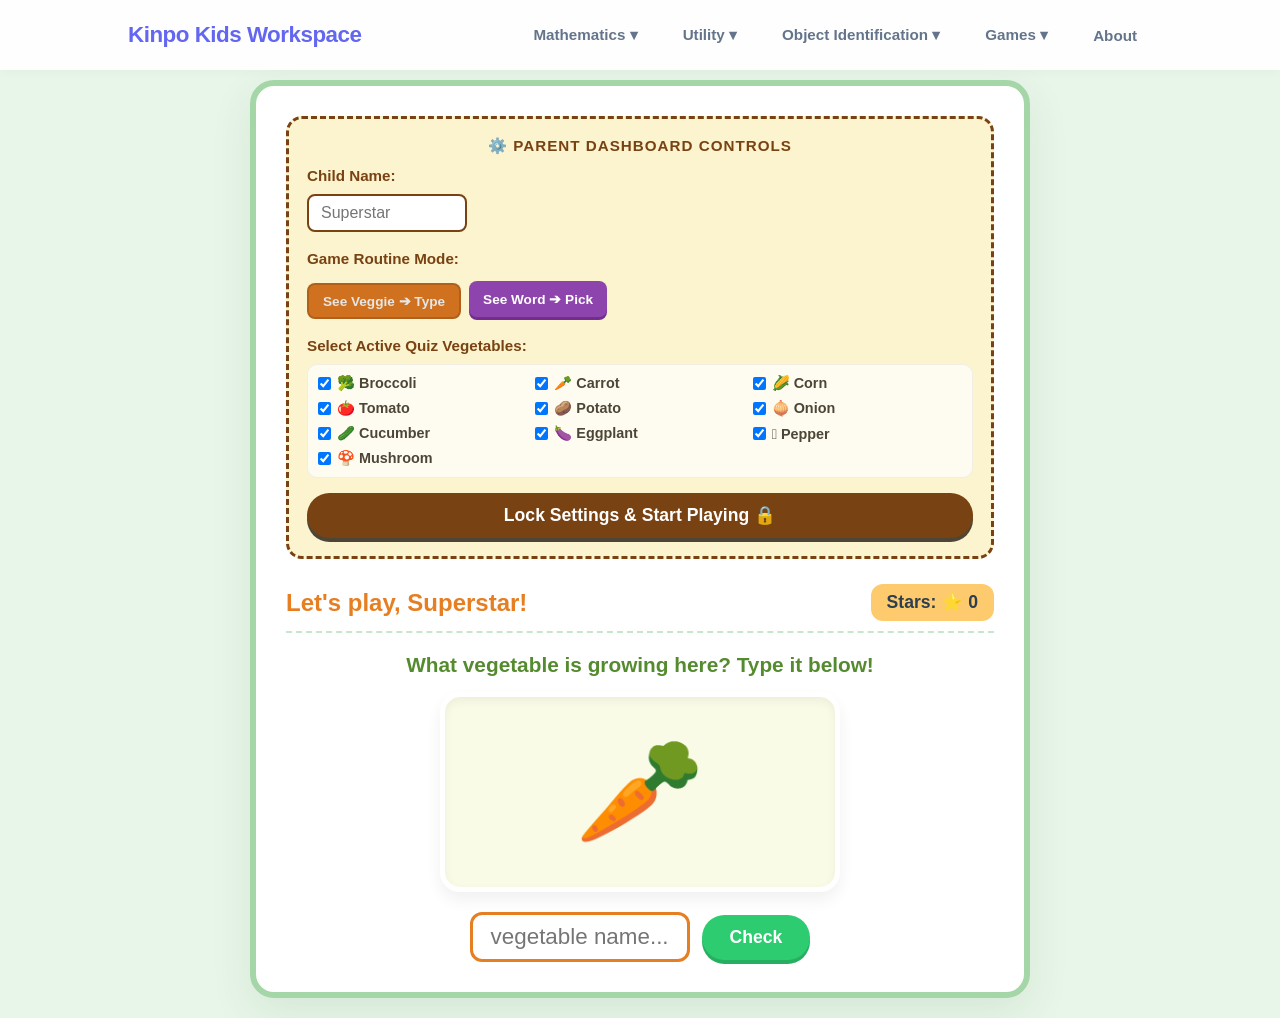
<file: object_identification/vegetables/vegetables.html>
<!DOCTYPE html>
<html lang="en">
<head>
    <meta charset="UTF-8">
    <meta name="viewport" content="width=device-width, initial-scale=1.0">
    <title>Vegetable Quiz: Garden, Type & Pick!</title>
    <link rel="stylesheet" href="./css/style.css">
    <link rel="stylesheet" href="./../../css/dropdown.css">
    <link rel="stylesheet" href="./../../css/topbar.css">
</head>
<body>
    <div id="navbar-placeholder"></div>
    <div class="game-window">
        <div class="parent-config" id="parent-dashboard">
            <div class="parent-title">⚙️ Parent Dashboard Controls</div>
            <div class="parent-row">
                
                <div class="parent-column">
                    <label class="parent-label">Child Name:</label>
                    <input type="text" class="parent-input" id="parent-child-name" placeholder="Superstar" maxlength="12">
                    
                    <label class="parent-label" style="margin-top: 8px;">Game Routine Mode:</label>
                    <div class="mode-selector">
                        <button class="btn-mode btn-mode-type active" data-mode="type">See Veggie ➔ Type</button>
                        <button class="btn-mode btn-mode-pick" data-mode="pick">See Word ➔ Pick</button>
                    </div>
                </div>

                <div class="parent-column" style="flex-grow: 1;">
                    <label class="parent-label">Select Active Quiz Vegetables:</label>
                    <div class="veggie-checklist-grid" id="parent-checklist-box">
                        </div>
                </div>
            </div>

            <button class="btn-general" id="btn-lock-settings" style="margin-top: 15px; width: 100%; background-color: var(--dirt-brown); box-shadow: 0 4px #4d4637;">
                Lock Settings & Start Playing 🔒
            </button>
        </div>

        <div class="game-header">
            <button class="btn-setup-trigger" id="btn-unlock-settings">⚙️ Setup</button>
            <div class="child-greeting" id="greeting-banner">Let's play, Superstar!</div>
            <div class="badge score-badge" id="score-tracker">Stars: ⭐ 0</div>
        </div>

        <div class="quiz-container active" id="container-mode-type">
            <div class="quiz-instruction">What vegetable is growing here? Type it below!</div>
            <div class="garden-patch-block" id="type-veggie-flash">🥦</div>
            <div class="typing-form-row">
                <input type="text" class="input-text-box" id="player-type-input" placeholder="vegetable name..." autocomplete="off" spellcheck="false">
                <button class="btn-general btn-submit" id="btn-check-type">Check</button>
            </div>
        </div>

        <div class="quiz-container" id="container-mode-pick">
            <div class="quiz-instruction">Can you find this vegetable button?</div>
            <div class="big-prompt-text" id="pick-text-prompt">BROCCOLI</div>
            <div class="choice-palette-grid" id="pick-palette-options">
                </div>
        </div>

    </div>

    <div class="modal-screen" id="celebrate-modal">
        <div class="modal-card">
            <h2 id="modal-title">Correct! 🎉</h2>
            <p id="modal-desc">You are a garden expert!</p>
            <button class="btn-general btn-submit" id="btn-modal-next" style="box-shadow:none; width: 100%;">Next Question ➔</button>
        </div>
    </div>
    <script src="./../../common/navbar.js"></script>
    <script src="./js/script.js"></script>
</body>
</html>
</file>
<file: css/about.css>
/* Container and text adjustments */
.bio-container h3 {
    font-size: 1.8rem;
    color: #333;
    margin-bottom: 10px;
}

.bio-container p {
    font-size: 1.1rem;
    line-height: 1.6;
    color: #555;
}

/* Divider line */
.bio-divider {
    border: 0;
    height: 1px;
    background: #e0e0e0;
    margin: 20px 0;
}

/* Profile Links Layout */
.profile-links {
    margin-top: 15px;
}

.profile-links p {
    font-weight: bold;
    font-size: 0.95rem;
    margin-bottom: 10px;
    color: #666;
}

/* Link Button Styling */
.link-btn {
    display: inline-flex;
    align-items: center;
    text-decoration: none;
    padding: 8px 16px;
    margin-right: 10px;
    border-radius: 20px;
    font-weight: 600;
    font-size: 0.9rem;
    transition: all 0.2s ease-in-out;
}

.github-link {
    background-color: #24292e;
    color: #fff;
}

.github-link:hover {
    background-color: #444c56;
}

.linkedin-link {
    background-color: #0077b5;
    color: #fff;
}

.linkedin-link:hover {
    background-color: #005987;
}
</file>
<file: css/dropdown.css>
/* --- Dropdown Navigation Styling --- */
    #navbar {
        display: flex;
        align-items: center;
        gap: 15px;
    }

    .nav-item {
        position: relative;
        display: inline-block;
        text-decoration: none;
        padding: 10px 15px;
    }

    /* Dropdown Content Container (Hidden by default) */
    .dropdown-content {
        display: none;
        position: absolute;
        background-color: #ffffff;
        min-width: 200px;
        box-shadow: 0px 8px 16px 0px rgba(0,0,0,0.15);
        z-index: 1000;
        border-radius: 6px;
        top: 100%;
        left: 0;
        padding: 5px 0;
    }

    /* Links inside the dropdown */
    .dropdown-content a {
        color: #333333;
        padding: 10px 15px;
        text-decoration: none;
        display: block;
        font-size: 14px;
        transition: background-color 0.2s ease;
    }

    /* Change color of dropdown links on hover */
    .dropdown-content a:hover {
        background-color: #f1f1f1;
    }

    /* Show the dropdown menu on hover */
    .nav-item:hover .dropdown-content {
        display: block;
    }

    @media (max-width: 768px) {
        #navbar {
            display: flex; /* Overridden by topbar.css fixed position */
        }

        .nav-item {
            width: 100%;
            padding: 10px 0;
        }

        .dropdown-content {
            position: static;
            display: block; /* Always show dropdown content on mobile */
            box-shadow: none;
            padding-left: 20px;
            min-width: unset;
        }
        
        .nav-item:hover .dropdown-content {
            display: block;
        }
    }
</file>
<file: css/topbar.css>
/* ==========================================
   VARIABLES & GLOBAL RESETS
   ========================================== */
:root {
    --bg-base: #f8fafc;
    --bg-surface: #ffffff;
    --text-main: #1e293b;
    --text-muted: #64748b;
    --primary: #6366f1;
}

* {
    box-sizing: border-box;
    margin: 0;
    padding: 0;
    font-family: 'Segoe UI', Tahoma, Geneva, Verdana, sans-serif;
    scroll-behavior: smooth;
}

/* ==========================================
   HEADER & NAVIGATION STYLES
   ========================================== */
header {
    position: fixed;
    top: 0;
    left: 0;
    right: 0;
    height: 70px;
    background-color: rgba(255, 255, 255, 0.9);
    backdrop-filter: blur(10px);
    box-shadow: 0 2px 10px rgba(0,0,0,0.03);
    z-index: 1000;
    display: flex;
    justify-content: space-between;
    align-items: center;
    padding: 0 10%;
}

.logo {
    font-size: 1.4rem;
    font-weight: 800;
    color: var(--primary);
    text-decoration: none;
    letter-spacing: -0.5px;
    z-index: 1001;
}

/* Hamburger Menu Icon */
.hamburger {
    display: none;
    flex-direction: column;
    cursor: pointer;
    gap: 5px;
    z-index: 1001;
    background: none;
    border: none;
    padding: 5px;
}

.hamburger span {
    display: block;
    width: 25px;
    height: 3px;
    background-color: var(--primary);
    transition: all 0.3s ease;
}

nav {
    display: flex;
    gap: 10px;
}

nav a {
    text-decoration: none;
    color: var(--text-muted);
    font-weight: 600;
    font-size: 0.95rem;
    transition: color 0.2s;
    position: relative;
    padding: 5px 0;
}

nav a:hover, nav a.active {
    color: var(--text-main);
}

/* Responsive Top Bar Adjustments */
@media (max-width: 992px) {
    header { padding: 0 5%; }
}

@media (max-width: 768px) {
    .hamburger {
        display: flex;
    }

    /* Mobile Nav Styles */
    nav {
        position: fixed;
        top: 0;
        right: -100%;
        width: 70%;
        height: 100vh;
        background-color: white;
        flex-direction: column;
        align-items: flex-start;
        justify-content: flex-start;
        padding: 80px 30px;
        transition: right 0.3s ease;
        box-shadow: -5px 0 15px rgba(0,0,0,0.1);
        z-index: 1000;
        overflow-y: auto;
    }

    nav.active {
        right: 0;
    }

    /* Hamburger Animation */
    .hamburger.active span:nth-child(1) {
        transform: rotate(45deg) translate(5px, 6px);
    }
    .hamburger.active span:nth-child(2) {
        opacity: 0;
    }
    .hamburger.active span:nth-child(3) {
        transform: rotate(-45deg) translate(5px, -6px);
    }
}
</file>
<file: css/main-content.css>
/* ==========================================
   VARIABLES & GLOBAL RESETS
   ========================================== */
:root {
    --bg-base: #f8fafc;
    --bg-surface: #ffffff;
    --text-main: #1e293b;
    --text-muted: #64748b;
    --primary: #6366f1;
    
    /* Section Accent Colors */
    --accent-math: #ff9f43;
    --accent-games: #9b59b6;
    --accent-utility: #3498db;
    --accent-about: #2ecc71;
    --accent-object: #e67e22;
}

body {
    background-color: var(--bg-base);
    color: var(--text-main);
    line-height: 1.6;
}

/* ==========================================
   HERO SHOWCASE SECTION
   ========================================== */
.hero {
    padding: 160px 10% 80px 10%;
    text-align: center;
    background: linear-gradient(135deg, #e0e7ff 0%, #eef2ff 100%);
}

.hero h1 {
    font-size: 3rem;
    font-weight: 800;
    margin-bottom: 15px;
    letter-spacing: -1px;
}

.hero p {
    font-size: 1.2rem;
    color: var(--text-muted);
    max-width: 600px;
    margin: 0 auto;
}

/* ==========================================
   MAIN GRID & SECTION FRAME LAYOUT
   ========================================== */
main {
    padding: 40px 10% 100px 10%;
    max-width: 1400px;
    margin: 0 auto;
}

section {
    padding: 80px 0 40px 0;
    border-bottom: 1px solid #e2e8f0;
}
section:last-of-type {
    border-bottom: none;
}

.section-header {
    margin-bottom: 35px;
    display: flex;
    align-items: center;
    gap: 15px;
}

.section-title {
    font-size: 1.8rem;
    font-weight: 700;
    position: relative;
}

.section-badge {
    width: 12px;
    height: 24px;
    border-radius: 4px;
}
#math .section-badge { background-color: var(--accent-math); }
#games .section-badge { background-color: var(--accent-games); }
#utility .section-badge { background-color: var(--accent-utility); }
#about .section-badge { background-color: var(--accent-about); }
#object .section-badge { background-color: var(--accent-object); }

/* ==========================================
   PROJECT CARDS & RESPONSIVE GRID
   ========================================== */
.project-grid {
    display: grid;
    grid-template-columns: repeat(auto-fill, minmax(300px, 1fr));
    gap: 30px;
}

.project-card {
    background-color: var(--bg-surface);
    border-radius: 16px;
    padding: 25px;
    box-shadow: 0 4px 6px -1px rgba(0,0,0,0.02), 0 10px 15px -3px rgba(0,0,0,0.03);
    border: 1px solid #f1f5f9;
    display: flex;
    flex-direction: column;
    justify-content: space-between;
    transition: transform 0.2s ease, box-shadow 0.2s ease;
}

.project-card:hover {
    transform: translateY(-5px);
    box-shadow: 0 20px 25px -5px rgba(0,0,0,0.05), 0 10px 10px -5px rgba(0,0,0,0.02);
}

.card-meta {
    font-size: 1.8rem;
    margin-bottom: 15px;
}

.card-title {
    font-size: 1.25rem;
    font-weight: 700;
    margin-bottom: 10px;
}

.card-desc {
    color: var(--text-muted);
    font-size: 0.95rem;
    margin-bottom: 25px;
    flex-grow: 1;
}

.btn-link {
    display: inline-flex;
    align-items: center;
    justify-content: center;
    text-decoration: none;
    padding: 10px 20px;
    border-radius: 10px;
    font-weight: 600;
    font-size: 0.9rem;
    color: white;
    transition: opacity 0.2s;
}

.btn-link:hover {
    opacity: 0.9;
}

#math .btn-link { background-color: var(--accent-math); }
#games .btn-link { background-color: var(--accent-games); }
#utility .btn-link { background-color: var(--accent-utility); }
#object .btn-link { background-color: var(--accent-object); }

/* ==========================================
   ABOUT ME PANEL LAYOUT
   ========================================== */
.about-wrapper {
    display: flex;
    gap: 50px;
    align-items: center;
    text-align: left;
    background-color: var(--bg-surface);
    padding: 40px;
    border-radius: 20px;
    box-shadow: 0 4px 6px -1px rgba(0,0,0,0.02);
    border: 1px solid #f1f2f6;
}

.profile-avatar {
    width: 150px;
    height: 150px;
    border-radius: 50%;
    background: linear-gradient(135deg, var(--primary), var(--accent-utility));
    display: flex;
    align-items: center;
    justify-content: center;
    font-size: 4rem;
    color: white;
    flex-shrink: 0;
    box-shadow: 0 10px 20px rgba(99, 102, 241, 0.2);
}

.about-content h3 {
    font-size: 1.5rem;
    margin-bottom: 10px;
}

.about-content p {
    color: var(--text-muted);
    margin-bottom: 20px;
    font-size: 1.05rem;
}

.skills-container {
    display: flex;
    gap: 10px;
    flex-wrap: wrap;
}

.skill-tag {
    background-color: #f1f5f9;
    color: var(--text-main);
    padding: 6px 14px;
    border-radius: 50px;
    font-size: 0.85rem;
    font-weight: 600;
}

/* ==========================================
   FOOTER CONFIGURATION
   ========================================== */
footer {
    background-color: #1e293b;
    color: #94a3b8;
    padding: 40px 10%;
    text-align: center;
    font-size: 0.9rem;
}

/* Responsive Main Viewport Adjustments */
@media (max-width: 992px) {
    .hero { padding: 120px 5% 60px 5%; }
    .hero h1 { font-size: 2.5rem; }
}

@media (max-width: 768px) {
    .hero { padding: 100px 5% 40px 5%; }
    .hero h1 { font-size: 2rem; }
    .hero p { font-size: 1.1rem; }
    
    .about-wrapper { 
        flex-direction: column; 
        text-align: center; 
        padding: 30px 20px;
    }
    
    .profile-avatar {
        width: 120px;
        height: 120px;
        font-size: 3rem;
    }

    main { padding: 20px 5% 60px 5%; }

    .project-grid {
        grid-template-columns: repeat(auto-fill, minmax(250px, 1fr));
        gap: 20px;
    }

    section {
        padding: 40px 0 20px 0;
    }
}

@media (max-width: 480px) {
    .hero h1 { font-size: 1.8rem; }
    .project-grid {
        grid-template-columns: 1fr;
    }
    .section-title {
        font-size: 1.5rem;
    }
}
</file>
<file: math/1_to_20/css/style.css>
:root {
        --bg-color: #f6f0fa;
        --card-bg: #ffffff;
        --text-color: #2b2d42;
        --primary: #4cc9f0;
        --secondary: #ff5a5f;
    }

    * {
        box-sizing: border-box;
        font-family: 'Comic Sans MS', 'Chalkboard SE', 'Ubuntu', sans-serif;
        margin: 0;
        padding: 0;
    }

    body {
        background-color: var(--bg-color);
        color: var(--text-color);
        padding: 80px 20px 20px 20px;
        display: flex;
        flex-direction: column;
        align-items: center;
        min-height: 100vh;
    }

    .main-container {
        background: var(--card-bg);
        border-radius: 30px;
        box-shadow: 0 12px 28px rgba(0,0,0,0.08);
        width: 100%;
        max-width: 900px;
        padding: 30px;
        border: 5px solid #d8b4fe;
        text-align: center;
    }

    h1 {
        color: #7209b7;
        font-size: 2.8rem;
        margin-bottom: 10px;
        text-shadow: 2px 2px #ffe66d;
    }

    .subtitle {
        font-size: 1.2rem;
        color: #6c757d;
        margin-bottom: 30px;
    }

    /* Large Display Showcase Box */
    .showcase-box {
        background: #e8f0fe;
        border: 4px dashed #4cc9f0;
        border-radius: 24px;
        padding: 25px;
        margin-bottom: 35px;
        min-height: 220px;
        display: flex;
        flex-direction: column;
        justify-content: center;
        align-items: center;
        gap: 12px;
        transition: all 0.3s ease;
    }

    .showcase-number {
        font-size: 5rem;
        font-weight: bold;
        color: #7209b7;
        line-height: 1;
    }

    .showcase-word {
        font-size: 2.2rem;
        font-weight: bold;
        color: #3d405b;
    }

    .showcase-visuals {
        font-size: 1.8rem;
        letter-spacing: 4px;
        word-wrap: break-word;
        max-width: 100%;
        margin-top: 5px;
        line-height: 2.5rem;
    }

    /* 1-20 Interactive Grid */
    .number-grid {
        display: grid;
        grid-template-columns: repeat(auto-fit, minmax(85px, 1fr));
        gap: 15px;
        margin-bottom: 10px;
    }

    .number-block {
        background: white;
        border: 3px solid #dee2e6;
        border-radius: 18px;
        font-size: 2.5rem;
        font-weight: bold;
        padding: 12px 0;
        cursor: pointer;
        box-shadow: 0 5px 0 #e9ecef;
        transition: all 0.15s ease;
        user-select: none;
    }

    .number-block:hover {
        transform: scale(1.08);
        background-color: #fff3cd;
    }

    .number-block:active {
        transform: translateY(4px);
        box-shadow: 0 1px 0 #e9ecef;
    }

    /* Kid-friendly Color Themes for Blocks */
    .color-0 { border-color: #ff6b6b; color: #ff6b6b; box-shadow: 0 5px 0 #ff6b6b33; }
    .color-1 { border-color: #4ecdc4; color: #4ecdc4; box-shadow: 0 5px 0 #4ecdc433; }
    .color-2 { border-color: #ffbe0b; color: #ffbe0b; box-shadow: 0 5px 0 #ffbe0b33; }
    .color-3 { border-color: #a29bfe; color: #a29bfe; box-shadow: 0 5px 0 #a29bfe33; }
    .color-4 { border-color: #fd79a8; color: #fd79a8; box-shadow: 0 5px 0 #fd79a833; }

    .btn-speak {
        background-color: #7209b7;
        color: white;
        border: none;
        padding: 8px 18px;
        font-size: 1.1rem;
        font-weight: bold;
        border-radius: 12px;
        cursor: pointer;
        margin-top: 5px;
        display: inline-flex;
        align-items: center;
        gap: 8px;
    }
    .btn-speak:hover { background-color: #591a89; }

    /* Responsive Adjustments */
    @media (max-width: 768px) {
        body {
            padding: 100px 10px 20px 10px;
        }

        .main-container {
            padding: 20px 15px;
        }

        h1 {
            font-size: 2rem;
        }

        .showcase-number {
            font-size: 3.5rem;
        }

        .showcase-word {
            font-size: 1.8rem;
        }

        .showcase-visuals {
            font-size: 1.3rem;
        }

        .number-grid {
            grid-template-columns: repeat(auto-fit, minmax(65px, 1fr));
            gap: 10px;
        }

        .number-block {
            font-size: 1.8rem;
            padding: 10px 0;
        }
    }

    @media (max-width: 480px) {
        .number-grid {
            grid-template-columns: repeat(4, 1fr);
        }

        .number-block {
            font-size: 1.5rem;
        }
    }
</file>
<file: math/addition/css/style.css>
:root {
    --bg-primary: #e8f4fd;
    --container-bg: #ffffff;
    --text-color: #2c3e50;
    --accent-green: #2ecc71;
    --accent-red: #ff7675;
    --accent-blue: #3498db;
    --parent-panel: #ffeaa7;
    --box-a-color: #fffae6;
    --box-b-color: #e6f7ff;
}

* {
    box-sizing: border-box;
    margin: 0;
    padding: 0;
    font-family: 'Comic Sans MS', 'Chalkboard SE', sans-serif;
}

body {
    background-color: var(--bg-primary);
    color: var(--text-color);
    display: flex;
    justify-content: center;
    align-items: center;
    min-height: 100vh;
    padding: 80px 20px 20px 20px;
}

.game-window {
    background: var(--container-bg);
    border-radius: 24px;
    box-shadow: 0 15px 35px rgba(0,0,0,0.1);
    width: 100%;
    max-width: 855px;
    padding: 30px;
    text-align: center;
    border: 6px solid #dff9fb;
}

/* Parent Panel Area */
.parent-config {
    background-color: var(--parent-panel);
    border: 3px dashed #d35400;
    border-radius: 16px;
    padding: 15px;
    margin-bottom: 25px;
}

.parent-title {
    font-size: 0.9rem;
    font-weight: bold;
    color: #d35400;
    text-transform: uppercase;
    letter-spacing: 1px;
    margin-bottom: 12px;
}

.parent-settings-row {
    display: flex;
    justify-content: center;
    align-items: center;
    gap: 20px;
    flex-wrap: wrap;
}

.emoji-selector {
    display: flex;
    gap: 8px;
}

.emoji-opt {
    font-size: 1.6rem;
    background: white;
    border: 3px solid #ccc;
    border-radius: 12px;
    width: 44px;
    height: 44px;
    cursor: pointer;
    display: flex;
    justify-content: center;
    align-items: center;
    transition: all 0.2s ease;
}

.emoji-opt.selected {
    border-color: #e67e22;
    background-color: #fff2cc;
    transform: scale(1.1);
}

.parent-input-group {
    display: flex;
    align-items: center;
    gap: 8px;
}

.parent-input {
    height: 38px;
    font-size: 1rem;
    padding: 5px 10px;
    border: 2px solid #d35400;
    border-radius: 8px;
    outline: none;
}

.parent-input.name-input { width: 140px; }
.parent-input.num-input { width: 65px; text-align: center; }

.btn-parent-load {
    background-color: #e67e22;
    color: white;
    border: none;
    padding: 8px 14px;
    font-weight: bold;
    border-radius: 8px;
    cursor: pointer;
    box-shadow: 0 3px #b35b10;
}
.btn-parent-load:active {
    transform: translateY(2px);
    box-shadow: 0 1px #b35b10;
}

/* Scoreboards */
.game-header {
    display: flex;
    justify-content: space-between;
    align-items: center;
    margin-bottom: 20px;
}

.badge {
    padding: 8px 16px;
    border-radius: 12px;
    font-weight: bold;
    font-size: 1.1rem;
    background-color: #f1f2f6;
}
.q-badge { background-color: #a29bfe; color: white; }
.score-badge { background-color: #fdcb6e; color: #2c3e50; }

.child-greeting {
    font-size: 1.6rem;
    color: var(--accent-blue);
    font-weight: bold;
    margin-bottom: 15px;
}

/* Vertical Math Worksheet Engine Layout */
.worksheet-grid {
    display: grid;
    grid-template-columns: 80px 100px auto;
    align-items: center;
    row-gap: 20px;
    max-width: 750px;
    margin: 0 auto 25px auto;
}

.math-sign {
    font-size: 4rem;
    font-weight: bold;
    color: #7f8c8d;
    text-align: center;
}

.big-number {
    font-size: 5rem;
    font-weight: bold;
    color: var(--text-color);
    text-align: center;
    background: #f1f2f6;
    border-radius: 12px;
    padding: 5px;
    margin-right: 15px;
    box-shadow: 0 4px 6px rgba(0,0,0,0.05);
}

.sandbox-box {
    border-radius: 16px;
    padding: 15px;
    border: 3px solid #b2bec3;
    box-shadow: 0 4px 10px rgba(0,0,0,0.05);
    display: flex;
    align-items: center;
    gap: 15px;
    text-align: left;
}
.sandbox-box.type-a { background-color: var(--box-a-color); border-color: #f39c12; }
.sandbox-box.type-b { background-color: var(--box-b-color); border-color: #2980b9; }

.sandbox-canvas {
    background-color: rgba(255, 255, 255, 0.8);
    border-radius: 12px;
    min-height: 80px;
    flex-grow: 1;
    padding: 10px;
    display: flex;
    flex-wrap: wrap;
    align-content: center;
    gap: 6px;
    border: 1px solid rgba(0,0,0,0.1);
}

.sandbox-emoji {
    font-size: 2.2rem;
    animation: popIn 0.2s cubic-bezier(0.175, 0.885, 0.32, 1.275) forwards;
    user-select: none;
}

@keyframes popIn {
    0% { transform: scale(0); }
    100% { transform: scale(1); }
}

.sandbox-controls {
    display: flex;
    flex-direction: column;
    gap: 8px;
}

.btn-action {
    border: none;
    color: white;
    font-size: 0.95rem;
    font-weight: bold;
    padding: 8px 14px;
    border-radius: 50px;
    cursor: pointer;
    transition: transform 0.1s ease, box-shadow 0.1s ease;
    white-space: nowrap;
}
.btn-add { background-color: var(--accent-green); box-shadow: 0 4px #27ae60; }
.btn-remove { background-color: var(--accent-red); box-shadow: 0 4px #c0392b; }
.btn-action:active { transform: translateY(3px); box-shadow: 0 1px transparent; }

/* The Worksheet Underline Separator */
.worksheet-line {
    grid-column: 1 / span 3;
    height: 6px;
    background-color: var(--text-color);
    border-radius: 3px;
    margin: 5px 0;
}

/* Bottom Row Answer Container */
.answer-row-wrapper {
    grid-column: 1 / span 3;
    display: flex;
    justify-content: flex-start;
    align-items: center;
    padding-left: 80px;
    gap: 25px;
}

.input-box {
    width: 100px;
    height: 65px;
    font-size: 2.5rem;
    text-align: center;
    border: 3px solid var(--accent-blue);
    border-radius: 12px;
    color: var(--text-color);
    outline: none;
}
.btn-submit {
    background-color: var(--accent-blue);
    box-shadow: 0 5px #2980b9;
    font-size: 1.3rem;
    padding: 14px 30px;
    border-radius: 50px;
}

/* Popup Notification Screen */
.modal-screen {
    position: fixed;
    top: 0; left: 0; right: 0; bottom: 0;
    background: rgba(0,0,0,0.5);
    display: none;
    justify-content: center;
    align-items: center;
    z-index: 100;
}
.modal-card {
    background: white;
    padding: 40px;
    border-radius: 24px;
    text-align: center;
    width: 90%;
    max-width: 400px;
}
.modal-card h2 { font-size: 2.2rem; color: var(--accent-green); margin-bottom: 10px; }
.modal-card p { font-size: 1.2rem; margin-bottom: 20px; }

/* Responsive Adjustments */
@media (max-width: 768px) {
    body {
        padding: 100px 10px 20px 10px;
    }

    .game-window {
        padding: 15px;
    }

    .child-greeting {
        font-size: 1.3rem;
    }

    .badge {
        font-size: 0.9rem;
        padding: 6px 10px;
    }

    .worksheet-grid {
        grid-template-columns: 60px 80px 1fr;
        gap: 10px;
    }

    .big-number {
        font-size: 3rem;
        margin-right: 5px;
        padding: 10px 5px;
    }

    .math-sign {
        font-size: 2.5rem;
    }

    .sandbox-box {
        padding: 10px;
        gap: 10px;
    }

    .sandbox-emoji {
        font-size: 1.8rem;
    }

    .btn-action {
        padding: 6px 10px;
        font-size: 0.85rem;
    }

    .answer-row-wrapper {
        padding-left: 0;
        justify-content: center;
        gap: 15px;
    }

    .input-box {
        width: 80px;
        height: 55px;
        font-size: 2rem;
    }

    .btn-submit {
        padding: 10px 20px;
        font-size: 1.1rem;
    }
}

@media (max-width: 480px) {
    .worksheet-grid {
        grid-template-columns: 40px 60px 1fr;
    }

    .big-number {
        font-size: 2.2rem;
    }

    .math-sign {
        font-size: 2rem;
    }

    .sandbox-box {
        flex-direction: column;
        align-items: stretch;
    }

    .sandbox-controls {
        flex-direction: row;
        justify-content: center;
    }

    .parent-settings-row {
        flex-direction: column;
        gap: 10px;
    }

    .emoji-selector {
        order: -1;
    }
}
</file>
<file: math/multiplication/css/style.css>
:root {
            --bg-primary: #f3e9f9;
            --container-bg: #ffffff;
            --text-color: #2c3e50;
            --accent-green: #2ecc71;
            --accent-red: #ff7675;
            --accent-purple: #9b59b6;
            --parent-panel: #ffeaa7;
            --sandbox-bg: #fdf7ff;
            --basket-bg: #fffbf0;
        }

        * {
            box-sizing: border-box;
            margin: 0;
            padding: 0;
            font-family: 'Comic Sans MS', 'Chalkboard SE', sans-serif;
        }

        body {
            background-color: var(--bg-primary);
            color: var(--text-color);
            display: flex;
            justify-content: center;
            align-items: center;
            min-height: 100vh;
            padding: 80px 20px 20px 20px;
        }

        .game-window {
            background: var(--container-bg);
            border-radius: 24px;
            box-shadow: 0 15px 35px rgba(0,0,0,0.1);
            width: 100%;
            max-width: 855px;
            padding: 30px;
            text-align: center;
            border: 6px solid #e8d0f5;
        }

        /* Parent Dashboard Configuration */
        .parent-config {
            background-color: var(--parent-panel);
            border: 3px dashed #d35400;
            border-radius: 16px;
            padding: 15px;
            margin-bottom: 25px;
        }

        .parent-title {
            font-size: 0.9rem;
            font-weight: bold;
            color: #d35400;
            text-transform: uppercase;
            letter-spacing: 1px;
            margin-bottom: 12px;
        }

        .parent-settings-row {
            display: flex;
            justify-content: center;
            align-items: center;
            gap: 20px;
            flex-wrap: wrap;
        }

        .parent-input-group {
            display: flex;
            align-items: center;
            gap: 8px;
        }

        .parent-input {
            height: 38px;
            font-size: 1rem;
            padding: 5px 10px;
            border: 2px solid #d35400;
            border-radius: 8px;
            outline: none;
        }
        
        .parent-input.name-input { width: 140px; }
        .parent-input.num-input { width: 65px; text-align: center; }

        .emoji-selector {
            display: flex;
            gap: 8px;
        }

        .emoji-opt {
            font-size: 1.6rem;
            background: white;
            border: 3px solid #ccc;
            border-radius: 12px;
            width: 44px;
            height: 44px;
            cursor: pointer;
            display: flex;
            justify-content: center;
            align-items: center;
            transition: all 0.2s ease;
        }

        .emoji-opt.selected {
            border-color: #e67e22;
            background-color: #fff2cc;
            transform: scale(1.1);
        }

        .btn-parent-load {
            background-color: #e67e22;
            color: white;
            border: none;
            padding: 8px 14px;
            font-weight: bold;
            border-radius: 8px;
            cursor: pointer;
            box-shadow: 0 3px #b35b10;
        }
        .btn-parent-load:active {
            transform: translateY(2px);
            box-shadow: 0 1px #b35b10;
        }

        /* Live Scoreboards Header */
        .game-header {
            display: flex;
            justify-content: space-between;
            align-items: center;
            margin-bottom: 20px;
        }

        .badge {
            padding: 8px 16px;
            border-radius: 12px;
            font-weight: bold;
            font-size: 1.1rem;
            background-color: #f1f2f6;
        }
        .q-badge { background-color: #a29bfe; color: white; }
        .score-badge { background-color: #fdcb6e; color: #2c3e50; }
        
        .child-greeting {
            font-size: 1.6rem;
            color: var(--accent-purple);
            font-weight: bold;
            margin-bottom: 15px;
        }

        /* Vertical Math Layout Framework */
        .worksheet-grid {
            display: grid;
            grid-template-columns: 80px 120px auto;
            align-items: center;
            max-width: 780px;
            margin: 0 auto 25px auto;
        }

        .column-math-stack {
            grid-column: 1 / span 2;
            display: grid;
            grid-template-columns: 60px 140px;
            align-items: center;
            row-gap: 15px;
        }

        .math-sign {
            font-size: 4rem;
            font-weight: bold;
            color: #7f8c8d;
            text-align: center;
        }

        .big-number {
            font-size: 5.5rem;
            font-weight: bold;
            color: var(--text-color);
            text-align: center;
            background: #f1f2f6;
            border-radius: 16px;
            padding: 5px 15px;
            box-shadow: 0 4px 6px rgba(0,0,0,0.05);
            margin-right: 20px;
        }

        /* Multiplication Master Sandbox */
        .sandbox-box {
            grid-column: 3;
            grid-row: 1 / span 2;
            background-color: var(--sandbox-bg);
            border: 4px solid var(--accent-purple);
            border-radius: 20px;
            padding: 15px;
            height: 100%;
            min-height: 260px;
            display: flex;
            flex-direction: column;
            justify-content: space-between;
            box-shadow: 0 6px 12px rgba(0,0,0,0.05);
        }

        /* Holds individual baskets dynamic container layout */
        .baskets-grid {
            flex-grow: 1;
            display: flex;
            flex-wrap: wrap;
            gap: 12px;
            justify-content: center;
            align-content: center;
            margin-bottom: 15px;
        }

        .group-basket {
            background-color: var(--basket-bg);
            border: 3px dashed #95a5a6;
            border-radius: 16px;
            padding: 10px;
            min-width: 100px;
            min-height: 100px;
            display: flex;
            flex-wrap: wrap;
            align-content: center;
            justify-content: center;
            gap: 6px;
            position: relative;
            box-shadow: inset 0 2px 5px rgba(0,0,0,0.05);
        }

        .basket-label {
            position: absolute;
            bottom: -3px;
            right: 5px;
            font-size: 0.75rem;
            font-weight: bold;
            color: #bdc3c7;
        }

        .sandbox-emoji {
            font-size: 2rem;
            user-select: none;
            animation: popIn 0.2s cubic-bezier(0.175, 0.885, 0.32, 1.275) forwards;
        }

        @keyframes popIn {
            0% { transform: scale(0); }
            100% { transform: scale(1); }
        }

        .sandbox-controls {
            display: flex;
            justify-content: center;
            gap: 12px;
        }

        .btn-action {
            border: none;
            color: white;
            font-size: 0.95rem;
            font-weight: bold;
            padding: 10px 18px;
            border-radius: 50px;
            cursor: pointer;
            transition: transform 0.1s ease, box-shadow 0.1s ease;
            white-space: nowrap;
        }
        .btn-add { background-color: var(--accent-green); box-shadow: 0 4px #27ae60; }
        .btn-remove { background-color: var(--accent-red); box-shadow: 0 4px #c0392b; }
        .btn-action:active { transform: translateY(3px); box-shadow: 0 1px transparent; }

        /* Worksheet Equals Divider Bar Line */
        .worksheet-line {
            grid-column: 1 / span 3;
            height: 6px;
            background-color: var(--text-color);
            border-radius: 3px;
            margin: 20px 0;
        }

        /* Bottom Row Answer Container */
        .answer-row-wrapper {
            grid-column: 1 / span 3;
            display: flex;
            justify-content: flex-start;
            align-items: center;
            padding-left: 60px;
            gap: 25px;
        }

        .input-label {
            font-size: 1.3rem;
            font-weight: bold;
            color: var(--text-color);
        }

        .input-box {
            width: 100px;
            height: 65px;
            font-size: 2.5rem;
            text-align: center;
            border: 3px solid var(--accent-purple);
            border-radius: 12px;
            color: var(--text-color);
            outline: none;
        }
        .btn-submit {
            background-color: var(--accent-purple);
            box-shadow: 0 5px #7d3c98;
            font-size: 1.3rem;
            padding: 14px 30px;
            border-radius: 50px;
        }

        /* Success Modals */
        .modal-screen {
            position: fixed;
            top: 0; left: 0; right: 0; bottom: 0;
            background: rgba(0,0,0,0.5);
            display: none;
            justify-content: center;
            align-items: center;
            z-index: 100;
        }
        .modal-card {
            background: white;
            padding: 40px;
            border-radius: 24px;
            text-align: center;
            width: 90%;
            max-width: 400px;
        }
        .modal-card h2 { font-size: 2.2rem; color: var(--accent-green); margin-bottom: 10px; }
        .modal-card p { font-size: 1.2rem; margin-bottom: 20px; }

        /* Responsive Adjustments */
        @media (max-width: 768px) {
            body {
                padding: 100px 10px 20px 10px;
            }

            .game-window {
                padding: 15px;
            }

            .child-greeting {
                font-size: 1.3rem;
            }

            .badge {
                font-size: 0.9rem;
                padding: 6px 10px;
            }

            .worksheet-grid {
                grid-template-columns: 1fr;
                gap: 15px;
            }

            .column-math-stack {
                grid-column: 1;
                grid-template-columns: 50px 1fr;
                justify-items: center;
            }

            .big-number {
                font-size: 3.5rem;
                margin-right: 10px;
            }

            .math-sign {
                font-size: 3rem;
            }

            .sandbox-box {
                grid-column: 1;
                grid-row: auto;
                min-height: 200px;
                padding: 15px;
            }

            .group-basket {
                min-width: 80px;
                min-height: 80px;
            }

            .sandbox-emoji {
                font-size: 1.5rem;
            }

            .answer-row-wrapper {
                padding-left: 0;
                justify-content: center;
                gap: 15px;
            }

            .input-box {
                width: 80px;
                height: 55px;
                font-size: 2rem;
            }

            .btn-submit {
                padding: 10px 20px;
                font-size: 1.1rem;
            }
        }

        @media (max-width: 480px) {
            .parent-settings-row {
                flex-direction: column;
                gap: 10px;
            }

            .emoji-selector {
                order: -1;
            }

            .big-number {
                font-size: 2.5rem;
            }

            .math-sign {
                font-size: 2.5rem;
            }

            .sandbox-controls {
                flex-wrap: wrap;
            }

            .btn-action {
                font-size: 0.85rem;
                padding: 8px 12px;
            }
        }
</file>
<file: math/number_to_words/css/style.css>
:root {
            --primary: #4cc9f0;
            --secondary: #4895ef;
            --success: #4cc9f0;
            --accent: #f72585;
            --background: #f0f3f8;
            --card-bg: #ffffff;
            --text: #2b2d42;
        }

        * {
            box-sizing: border-box;
            font-family: 'Comic Sans MS', 'Chalkboard SE', 'Ubuntu', sans-serif;
            margin: 0;
            padding: 0;
        }

        body {
            background-color: var(--background);
            color: var(--text);
            padding: 80px 20px 20px 20px;
            display: flex;
            justify-content: center;
            align-items: center;
            min-height: 100vh;
        }

        .game-container {
            background: var(--card-bg);
            border-radius: 24px;
            box-shadow: 0 12px 24px rgba(0,0,0,0.1);
            width: 100%;
            max-width: 650px;
            padding: 30px;
            border: 4px solid #b5e2fa;
            text-align: center;
        }

        h1 {
            color: #7209b7;
            font-size: 2.5rem;
            margin-bottom: 20px;
            text-shadow: 2px 2px #f7258522;
        }

        .parent-panel {
            background: #edf2f4;
            border-radius: 16px;
            padding: 20px;
            margin-bottom: 25px;
            border: 2px dashed #9a8c98;
            text-align: left;
        }

        .parent-panel h3 {
            font-size: 1.2rem;
            color: #4a4e69;
            margin-bottom: 12px;
            text-align: center;
        }

        .setting-group {
            margin-bottom: 12px;
            display: flex;
            align-items: center;
            justify-content: space-between;
            gap: 10px;
            flex-wrap: wrap;
        }

        .setting-group label {
            font-weight: bold;
            color: #2b2d42;
        }

        select, button, .parent-input {
            padding: 8px 14px;
            font-size: 1rem;
            border-radius: 12px;
            border: 2px solid #ccc;
            outline: none;
            transition: transform 0.1s, background-color 0.2s;
        }

        select {
            background-color: white;
            font-weight: bold;
            color: #3d5a80;
            border-color: #3d5a80;
            flex-grow: 1;
            max-width: 200px;
        }

        .parent-input {
            width: 120px;
            border: 2px solid #7209b7;
            text-align: center;
            font-weight: bold;
        }

        .parent-btn {
            background-color: #7209b7;
            color: white;
            border: none;
            cursor: pointer;
            font-weight: bold;
        }

        .parent-btn:hover {
            background-color: #591a89;
        }

        .mode-toggle {
            display: flex;
            justify-content: center;
            gap: 10px;
            margin-bottom: 25px;
        }

        .mode-btn {
            background-color: #e0e1dd;
            color: #4a5568;
            border: none;
            font-weight: bold;
            cursor: pointer;
            padding: 10px 20px;
            font-size: 1.1rem;
        }

        .mode-btn.active {
            background-color: #f72585;
            color: white;
            box-shadow: 0 4px 10px rgba(247, 37, 133, 0.4);
        }

        .question-box {
            background: #f4f1de;
            border: 3px solid #f2cc8f;
            border-radius: 20px;
            padding: 30px 15px;
            margin-bottom: 25px;
            min-height: 120px;
            display: flex;
            justify-content: center;
            align-items: center;
            position: relative;
        }

        .custom-badge {
            position: absolute;
            top: 8px;
            right: 12px;
            background: #7209b7;
            color: white;
            font-size: 0.8rem;
            padding: 4px 10px;
            border-radius: 20px;
            font-weight: bold;
        }

        .question-text {
            font-size: 2.2rem;
            font-weight: bold;
            color: #3d405b;
        }

        .input-area {
            margin-bottom: 20px;
        }

        .input-area input {
            width: 100%;
            padding: 15px;
            font-size: 1.5rem;
            border-radius: 16px;
            border: 3px solid #3d5a80;
            text-align: center;
            outline: none;
        }

        .input-area input:focus {
            border-color: #f72585;
        }

        .action-btn {
            background-color: #4cc9f0;
            color: white;
            border: none;
            font-size: 1.4rem;
            font-weight: bold;
            padding: 12px 30px;
            box-shadow: 0 5px 0 #4361ee;
            width: 100%;
            margin-bottom: 15px;
            cursor: pointer;
        }

        .action-btn:active {
            transform: translateY(4px);
            box-shadow: 0 1px 0 #4361ee;
        }

        .feedback {
            font-size: 1.5rem;
            font-weight: bold;
            margin-top: 15px;
            min-height: 40px;
            animation: pop 0.3s ease-out;
        }

        .correct { color: #2a9d8f; }
        .wrong { color: #e63946; }

        .score-board {
            font-size: 1.2rem;
            font-weight: bold;
            color: #6d597a;
            margin-top: 15px;
        }

        /* Responsive Adjustments */
        @media (max-width: 768px) {
            body {
                padding: 100px 10px 20px 10px;
            }

            .game-container {
                padding: 20px 15px;
            }

            h1 {
                font-size: 1.8rem;
            }

            .question-text {
                font-size: 1.8rem;
            }

            .input-area input {
                font-size: 1.2rem;
                padding: 12px;
            }
        }

        @media (max-width: 480px) {
            .mode-toggle {
                flex-direction: column;
                align-items: stretch;
            }

            .setting-group {
                flex-direction: column;
                align-items: stretch;
            }

            select {
                max-width: none;
            }
        }

        @keyframes pop {
            0% { transform: scale(0.8); }
            100% { transform: scale(1); }
        }
</file>
<file: math/tables/css/style.css>
:root {
            --bg-color: #f0f3f8;
            --container-bg: #ffffff;
            --primary-color: #f72585;
            --secondary-color: #4cc9f0;
            --accent-color: #ffde7d;
            --text-color: #2b2d42;
        }

        * {
            box-sizing: border-box;
            font-family: 'Comic Sans MS', 'Chalkboard SE', sans-serif;
            margin: 0;
            padding: 0;
        }

        body {
            background-color: var(--bg-color);
            color: var(--text-color);
            padding: 80px 20px 20px 20px;
            display: flex;
            flex-direction: column;
            align-items: center;
            min-height: 100vh;
        }

        .main-container {
            background: var(--container-bg);
            border-radius: 24px;
            box-shadow: 0 12px 24px rgba(0,0,0,0.1);
            width: 100%;
            max-width: 550px;
            padding: 30px;
            border: 4px solid #b5e2fa;
            text-align: center;
        }

        h1 {
            color: #7209b7;
            font-size: 2.3rem;
            margin-bottom: 20px;
            text-shadow: 2px 2px var(--accent-color);
        }

        .parent-panel {
            background: #edf2f4;
            border-radius: 16px;
            padding: 15px;
            margin-bottom: 25px;
            border: 2px dashed #9a8c98;
        }

        label {
            font-size: 1.1rem;
            font-weight: bold;
            color: #4a4e69;
            margin-right: 10px;
        }

        select {
            padding: 8px 16px;
            font-size: 1.1rem;
            font-weight: bold;
            border-radius: 12px;
            border: 2px solid #3d5a80;
            background-color: white;
            color: #3d5a80;
            cursor: pointer;
            outline: none;
        }

        .mode-toggle {
            display: flex;
            justify-content: center;
            gap: 10px;
            margin-bottom: 25px;
        }

        .mode-btn {
            background-color: #e0e1dd;
            color: #4a5568;
            border: none;
            font-weight: bold;
            cursor: pointer;
            padding: 10px 20px;
            font-size: 1.1rem;
            border-radius: 12px;
            transition: all 0.2s;
        }

        .mode-btn.active {
            background-color: var(--primary-color);
            color: white;
            box-shadow: 0 4px 10px rgba(247, 37, 133, 0.4);
        }

        /* Vertical Table Layout style */
        .vertical-table-container {
            display: flex;
            flex-direction: column;
            align-items: center;
            gap: 10px;
            margin-bottom: 20px;
        }

        .vertical-row {
            background: #fdfaf6;
            border: 2px solid #f2cc8f;
            border-radius: 12px;
            width: 100%;
            max-width: 320px;
            padding: 12px 20px;
            font-size: 1.6rem;
            font-weight: bold;
            color: #3d405b;
            display: flex;
            justify-content: space-between;
            align-items: center;
            box-shadow: 0 4px 0px #f2cc8f33;
        }

        .vertical-row span.answer {
            color: var(--primary-color);
            background: #fff;
            padding: 2px 12px;
            border-radius: 8px;
            border: 1px solid #dee2e6;
        }

        /* Quiz UI Layout view */
        .quiz-box {
            background: #edf2f4;
            border: 3px solid #8d99ae;
            border-radius: 20px;
            padding: 30px;
            display: none;
        }

        .quiz-question {
            font-size: 3rem;
            font-weight: bold;
            color: #2b2d42;
            margin-bottom: 20px;
        }

        .quiz-input {
            width: 140px;
            padding: 10px;
            font-size: 2rem;
            text-align: center;
            border-radius: 15px;
            border: 4px solid var(--secondary-color);
            outline: none;
            margin-bottom: 20px;
        }

        .action-btn {
            background-color: var(--secondary-color);
            color: white;
            border: none;
            font-size: 1.3rem;
            font-weight: bold;
            padding: 12px 35px;
            border-radius: 15px;
            box-shadow: 0 5px 0 #4361ee;
            cursor: pointer;
            width: 100%;
        }
        .action-btn:active {
            transform: translateY(4px);
            box-shadow: 0 1px 0 #4361ee;
        }

        .feedback {
            font-size: 1.5rem;
            font-weight: bold;
            margin-top: 15px;
            min-height: 35px;
        }
        .correct { color: #2a9d8f; }
        .wrong { color: #e63946; }

        .score-board {
            font-size: 1.2rem;
            font-weight: bold;
            color: #6d597a;
            margin-top: 15px;
        }

        /* Responsive Adjustments */
        @media (max-width: 768px) {
            body {
                padding: 100px 10px 20px 10px;
            }

            .main-container {
                padding: 20px 15px;
            }

            h1 {
                font-size: 1.8rem;
            }

            .quiz-question {
                font-size: 2.2rem;
            }

            .quiz-input {
                width: 120px;
                font-size: 1.8rem;
            }
        }

        @media (max-width: 480px) {
            .mode-toggle {
                flex-direction: column;
                align-items: stretch;
            }

            .vertical-row {
                font-size: 1.3rem;
                padding: 10px 15px;
            }

            .parent-panel {
                display: flex;
                flex-direction: column;
                gap: 10px;
            }

            label {
                margin-right: 0;
            }
        }
</file>
<file: object_identification/a_to_z/css/style.css>
:root {
            --bg-color: #f0fafb;
            --card-bg: #ffffff;
            --text-color: #2b2d42;
            --primary: #ff5a5f;
            --secondary: #4cc9f0;
        }

        * {
            box-sizing: border-box;
            font-family: 'Comic Sans MS', 'Chalkboard SE', 'Ubuntu', sans-serif;
            margin: 0;
            padding: 0;
        }

        body {
            background-color: var(--bg-color);
            color: var(--text-color);
            padding: 80px 20px 20px 20px;
            display: flex;
            flex-direction: column;
            align-items: center;
            min-height: 100vh;
        }

        .main-container {
            background: var(--card-bg);
            border-radius: 30px;
            box-shadow: 0 12px 28px rgba(0,0,0,0.08);
            width: 100%;
            max-width: 900px;
            padding: 30px;
            border: 5px solid #b5e2fa;
            text-align: center;
        }

        h1 {
            color: #7209b7;
            font-size: 2.8rem;
            margin-bottom: 10px;
            text-shadow: 2px 2px #ffde7d;
        }

        .subtitle {
            font-size: 1.2rem;
            color: #6c757d;
            margin-bottom: 30px;
        }

        /* Large Display Showcase Box */
        .showcase-box {
            background: #fff3cd;
            border: 4px dashed #ffc107;
            border-radius: 24px;
            padding: 25px;
            margin-bottom: 35px;
            min-height: 180px;
            display: flex;
            flex-direction: column;
            justify-content: center;
            align-items: center;
            gap: 10px;
            transition: all 0.3s ease;
        }

        .showcase-letter {
            font-size: 4.5rem;
            font-weight: bold;
            color: #ff5a5f;
            line-height: 1;
        }

        .showcase-word {
            font-size: 2.2rem;
            font-weight: bold;
            color: #3d405b;
            text-transform: capitalize;
        }

        /* A-Z Interactive Grid */
        .alphabet-grid {
            display: grid;
            grid-template-columns: repeat(auto-fit, minmax(80px, 1fr));
            gap: 15px;
            margin-bottom: 10px;
        }

        .letter-block {
            background: white;
            border: 3px solid #dee2e6;
            border-radius: 18px;
            font-size: 2.2rem;
            font-weight: bold;
            padding: 15px 0;
            cursor: pointer;
            box-shadow: 0 5px 0 #e9ecef;
            transition: all 0.15s ease;
            user-select: none;
        }

        .letter-block:hover {
            transform: scale(1.08);
            background-color: #e1f7f5;
        }

        .letter-block:active {
            transform: translateY(4px);
            box-shadow: 0 1px 0 #e9ecef;
        }

        /* Color Themes for Blocks dynamically given by JS */
        .color-0 { border-color: #ff6b6b; color: #ff6b6b; box-shadow: 0 5px 0 #ff6b6b33; }
        .color-1 { border-color: #4ecdc4; color: #4ecdc4; box-shadow: 0 5px 0 #4ecdc433; }
        .color-2 { border-color: #ffbe0b; color: #ffbe0b; box-shadow: 0 5px 0 #ffbe0b33; }
        .color-3 { border-color: #a29bfe; color: #a29bfe; box-shadow: 0 5px 0 #a29bfe33; }
        .color-4 { border-color: #fd79a8; color: #fd79a8; box-shadow: 0 5px 0 #fd79a833; }

        .btn-speak {
            background-color: #7209b7;
            color: white;
            border: none;
            padding: 8px 16px;
            font-size: 1rem;
            font-weight: bold;
            border-radius: 12px;
            cursor: pointer;
            margin-top: 5px;
            display: inline-flex;
            align-items: center;
            gap: 5px;
        }
        .btn-speak:hover { background-color: #591a89; }

        /* Responsive Adjustments */
        @media (max-width: 768px) {
            body {
                padding: 100px 10px 20px 10px;
            }

            .main-container {
                padding: 15px;
            }

            h1 {
                font-size: 2rem;
            }

            .showcase-letter {
                font-size: 3.5rem;
            }

            .showcase-word {
                font-size: 1.8rem;
            }

            .alphabet-grid {
                grid-template-columns: repeat(auto-fit, minmax(60px, 1fr));
                gap: 10px;
            }

            .letter-block {
                font-size: 1.8rem;
                padding: 10px 0;
            }
        }

        @media (max-width: 480px) {
            .alphabet-grid {
                grid-template-columns: repeat(4, 1fr);
            }

            .letter-block {
                font-size: 1.5rem;
            }
        }
</file>
<file: object_identification/animals/css/style.css>
:root {
        --bg-primary: #fbf7ee;
        --container-bg: #ffffff;
        --text-color: #5d4037;
        --accent-amber: #ff9800;
        --accent-green: #2ecc71;
        --accent-purple: #9b59b6;
        --parent-panel: #e1f5fe;
        --habitat-bg: #e8f5e9;
        --safari-brown: #8d6e63;
    }

    * {
        box-sizing: border-box;
        margin: 0;
        padding: 0;
        font-family: 'Comic Sans MS', 'Chalkboard SE', sans-serif;
    }

    body {
        background-color: var(--bg-primary);
        color: var(--text-color);
        display: flex;
        justify-content: center;
        align-items: center;
        min-height: 100vh;
        padding: 80px 20px 20px 20px;
    }

    .game-window {
        background: var(--container-bg);
        border-radius: 24px;
        box-shadow: 0 15px 40px rgba(93, 64, 55, 0.1);
        width: 100%;
        max-width: 780px;
        padding: 30px;
        text-align: center;
        border: 6px solid #ffe0b2;
        position: relative;
    }

    /* Parent Settings Dashboard Panel */
    .parent-config {
        background-color: var(--parent-panel);
        border: 3px dashed var(--safari-brown);
        border-radius: 16px;
        padding: 18px;
        margin-bottom: 25px;
        text-align: left;
    }

    .parent-title {
        font-size: 0.95rem;
        font-weight: bold;
        color: var(--safari-brown);
        text-transform: uppercase;
        letter-spacing: 1px;
        margin-bottom: 12px;
        text-align: center;
    }

    .parent-row {
        display: flex;
        justify-content: space-between;
        align-items: flex-start;
        gap: 20px;
        flex-wrap: wrap;
    }

    .parent-column {
        display: flex;
        flex-direction: column;
        gap: 10px;
    }

    .parent-label {
        font-weight: bold;
        color: var(--safari-brown);
        font-size: 0.95rem;
    }

    .parent-input {
        height: 38px;
        font-size: 1rem;
        padding: 5px 12px;
        border: 2px solid var(--safari-brown);
        border-radius: 8px;
        outline: none;
        width: 160px;
        color: var(--text-color);
    }

    /* Animal Selection Checklist Layout */
    .animal-checklist-grid {
        display: grid;
        grid-template-columns: repeat(3, 1fr);
        gap: 8px;
        background: rgba(255,255,255,0.7);
        padding: 10px;
        border-radius: 10px;
        border: 1px solid rgba(0,0,0,0.05);
    }

    @media (max-width: 600px) {
        .animal-checklist-grid { grid-template-columns: repeat(2, 1fr); }
    }

    .check-item {
        display: flex;
        align-items: center;
        gap: 6px;
        font-size: 0.9rem;
        font-weight: bold;
        cursor: pointer;
        color: #4e342e;
    }

    /* Game Mode Toggle Buttons */
    .mode-selector {
        display: flex;
        gap: 8px;
        margin-top: 4px;
    }

    .btn-mode {
        border: none;
        padding: 8px 14px;
        font-size: 0.85rem;
        font-weight: bold;
        border-radius: 8px;
        cursor: pointer;
        color: white;
        transition: all 0.2s ease;
    }
    .btn-mode-type { background-color: var(--accent-amber); box-shadow: 0 3px #e65100; }
    .btn-mode-pick { background-color: var(--accent-purple); box-shadow: 0 3px #732d91; }
    
    .btn-mode.active {
        transform: translateY(2px);
        box-shadow: none;
        filter: brightness(0.9);
        border: 2px solid rgba(0,0,0,0.15);
    }

    /* HUD Scoreboards Header */
    .game-header {
        display: flex;
        justify-content: space-between;
        align-items: center;
        margin-bottom: 20px;
        padding-bottom: 10px;
        border-bottom: 2px dashed #ffcc80;
    }

    .badge {
        padding: 8px 16px;
        border-radius: 12px;
        font-weight: bold;
        font-size: 1.1rem;
        background-color: #fff3e0;
    }
    .score-badge { background-color: #fdcb6e; color: #2c3e50; }
    .child-greeting { font-size: 1.5rem; font-weight: bold; color: var(--accent-amber); }

    /* Setup Trigger Button */
    .btn-setup-trigger {
        background: none;
        border: 2px solid #ffcc80;
        color: var(--safari-brown);
        padding: 6px 12px;
        border-radius: 10px;
        font-size: 0.9rem;
        font-weight: bold;
        cursor: pointer;
        display: none; /* Only reveals when settings are locked */
        transition: all 0.2s;
    }
    .btn-setup-trigger:hover {
        background-color: #ffe0b2;
    }

    /* General Question Framing */
    .quiz-instruction {
        font-size: 1.3rem;
        font-weight: bold;
        margin-bottom: 15px;
        color: #8d6e63;
    }

    /* Dynamic Mode Windows Panels */
    .quiz-container { display: none; animation: popIn 0.3s ease-out forwards; }
    .quiz-container.active { display: block; }

    @keyframes popIn {
        0% { transform: scale(0.95); opacity: 0; }
        100% { transform: scale(1); opacity: 1; }
    }

    /* MODE A STYLING: See Animal, Type Name */
    .habitat-block {
        width: 100%;
        max-width: 400px;
        height: 200px;
        border-radius: 20px;
        margin: 0 auto 20px auto;
        border: 5px solid white;
        background-color: var(--habitat-bg);
        box-shadow: inset 0 4px 10px rgba(0,0,0,0.05), 0 8px 16px rgba(0,0,0,0.06);
        display: flex;
        align-items: center;
        justify-content: center;
        font-size: 6.5rem;
        transition: background-color 0.3s ease;
        user-select: none;
    }

    .typing-form-row {
        display: flex;
        justify-content: center;
        align-items: center;
        gap: 12px;
        margin-top: 15px;
    }

    .input-text-box {
        width: 220px;
        height: 50px;
        font-size: 1.4rem;
        text-align: center;
        border: 3px solid var(--accent-amber);
        border-radius: 12px;
        outline: none;
        text-transform: lowercase;
        color: var(--text-color);
    }
    .input-text-box:focus { box-shadow: 0 0 10px rgba(255, 152, 0, 0.3); }

    /* MODE B STYLING: See Name, Pick Animal Swatch */
    .big-prompt-text {
        font-size: 4.2rem;
        font-weight: bold;
        margin: 20px 0;
        text-transform: uppercase;
        letter-spacing: 2px;
        color: var(--accent-amber);
        text-shadow: 1px 2px 0px rgba(0,0,0,0.05);
    }

    .choice-palette-grid {
        display: flex;
        flex-wrap: wrap;
        justify-content: center;
        gap: 15px;
        max-width: 550px;
        margin: 0 auto;
    }

    .animal-choice-swatch {
        width: 90px;
        height: 90px;
        border-radius: 50%;
        border: 4px solid white;
        background-color: #fffbf0;
        cursor: pointer;
        box-shadow: 0 6px 10px rgba(0,0,0,0.08);
        display: flex;
        align-items: center;
        justify-content: center;
        font-size: 3rem;
        transition: transform 0.1s ease, box-shadow 0.1s ease, background-color 0.2s;
        user-select: none;
    }
    .animal-choice-swatch:hover { transform: scale(1.08); background-color: #fffde6; box-shadow: 0 8px 14px rgba(0,0,0,0.12); }
    .animal-choice-swatch:active { transform: scale(0.95); }

    /* Universal Action Submission Button */
    .btn-general {
        border: none;
        color: white;
        font-size: 1.1rem;
        font-weight: bold;
        padding: 12px 28px;
        border-radius: 50px;
        cursor: pointer;
        transition: transform 0.1s ease, box-shadow 0.1s ease;
    }
    .btn-submit { background-color: var(--accent-green); box-shadow: 0 4px #27ae60; }
    .btn-submit:active { transform: translateY(3px); box-shadow: none; }

    /* Notification Pop-up Screens */
    .modal-screen {
        position: fixed;
        top: 0; left: 0; right: 0; bottom: 0;
        background: rgba(0,0,0,0.5);
        display: none;
        justify-content: center;
        align-items: center;
        z-index: 100;
    }
    .modal-card {
        background: white;
        padding: 40px;
        border-radius: 24px;
        text-align: center;
        width: 90%;
        max-width: 400px;
        box-shadow: 0 10px 30px rgba(0,0,0,0.15);
    }
    .modal-card h2 { font-size: 2.2rem; color: var(--accent-green); margin-bottom: 10px; }
    .modal-card p { font-size: 1.2rem; margin-bottom: 20px; }

    /* Responsive Adjustments */
    @media (max-width: 768px) {
        body {
            padding: 100px 10px 20px 10px;
        }

        .game-window {
            padding: 15px;
        }

        .child-greeting {
            font-size: 1.2rem;
        }

        .badge {
            font-size: 0.9rem;
            padding: 6px 10px;
        }

        .habitat-block {
            height: 150px;
            font-size: 4.5rem;
        }

        .big-prompt-text {
            font-size: 2.5rem;
        }

        .animal-choice-swatch {
            width: 70px;
            height: 70px;
            font-size: 2.2rem;
        }

        .input-text-box {
            width: 160px;
            font-size: 1.1rem;
        }

        .btn-general {
            padding: 10px 20px;
            font-size: 0.9rem;
        }
    }

    @media (max-width: 480px) {
        .parent-row {
            flex-direction: column;
            align-items: center;
        }

        .parent-column {
            width: 100%;
            align-items: center;
        }

        .animal-checklist-grid {
            grid-template-columns: repeat(2, 1fr);
        }

        .typing-form-row {
            flex-direction: column;
            gap: 10px;
        }

        .habitat-block {
            font-size: 3.5rem;
            height: 120px;
        }

        .big-prompt-text {
            font-size: 2rem;
        }

        .animal-choice-swatch {
            width: 60px;
            height: 60px;
            font-size: 1.8rem;
        }
    }
</file>
<file: object_identification/colors/css/style.css>
:root {
    --bg-primary: #f0f4f8;
    --container-bg: #ffffff;
    --text-color: #2c3e50;
    --accent-blue: #3498db;
    --accent-green: #2ecc71;
    --accent-purple: #9b59b6;
    --parent-panel: #ffeaa7;
}

* {
    box-sizing: border-box;
    margin: 0;
    padding: 0;
    font-family: 'Comic Sans MS', 'Chalkboard SE', sans-serif;
}

body {
    background-color: var(--bg-primary);
    color: var(--text-color);
    display: flex;
    justify-content: center;
    align-items: center;
    min-height: 100vh;
    padding: 80px 20px 20px 20px;
}

.game-window {
    background: var(--container-bg);
    border-radius: 24px;
    box-shadow: 0 15px 40px rgba(0,0,0,0.06);
    width: 100%;
    max-width: 780px;
    padding: 30px;
    text-align: center;
    border: 6px solid #dcdde1;
    position: relative;
}

/* Parent Settings Dashboard Panel */
.parent-config {
    background-color: var(--parent-panel);
    border: 3px dashed #d35400;
    border-radius: 16px;
    padding: 18px;
    margin-bottom: 25px;
    text-align: left;
}

.parent-title {
    font-size: 0.95rem;
    font-weight: bold;
    color: #d35400;
    text-transform: uppercase;
    letter-spacing: 1px;
    margin-bottom: 12px;
    text-align: center;
}

.parent-row {
    display: flex;
    justify-content: space-between;
    align-items: flex-start;
    gap: 20px;
    flex-wrap: wrap;
}

.parent-column {
    display: flex;
    flex-direction: column;
    gap: 10px;
}

.parent-label {
    font-weight: bold;
    color: #d35400;
    font-size: 0.95rem;
}

.parent-input {
    height: 38px;
    font-size: 1rem;
    padding: 5px 12px;
    border: 2px solid #d35400;
    border-radius: 8px;
    outline: none;
    width: 160px;
    color: var(--text-color);
}

/* Color Selection Matrix Checklist */
.color-checklist-grid {
    display: grid;
    grid-template-columns: repeat(4, 1fr);
    gap: 8px;
    background: rgba(255,255,255,0.6);
    padding: 10px;
    border-radius: 10px;
    border: 1px solid rgba(0,0,0,0.05);
}

@media (max-width: 500px) {
    .color-checklist-grid { grid-template-columns: repeat(2, 1fr); }
}

.check-item {
    display: flex;
    align-items: center;
    gap: 6px;
    font-size: 0.9rem;
    font-weight: bold;
    cursor: pointer;
}

/* Game Mode Toggle Switches */
.mode-selector {
    display: flex;
    gap: 8px;
    margin-top: 4px;
}

.btn-mode {
    border: none;
    padding: 8px 14px;
    font-size: 0.85rem;
    font-weight: bold;
    border-radius: 8px;
    cursor: pointer;
    color: white;
    transition: all 0.2s ease;
}
.btn-mode-type { background-color: var(--accent-blue); box-shadow: 0 3px #2980b9; }
.btn-mode-pick { background-color: var(--accent-purple); box-shadow: 0 3px #8e44ad; }

.btn-mode.active {
    transform: translateY(2px);
    box-shadow: none;
    filter: brightness(0.85);
    border: 2px solid rgba(0,0,0,0.15);
}

/* Game Scoreboards Header */
.game-header {
    display: flex;
    justify-content: space-between;
    align-items: center;
    margin-bottom: 20px;
    padding-bottom: 10px;
    border-bottom: 2px dashed #f1f2f6;
}

.badge {
    padding: 8px 16px;
    border-radius: 12px;
    font-weight: bold;
    font-size: 1.1rem;
    background-color: #f1f2f6;
}
.score-badge { background-color: #fdcb6e; color: #2c3e50; }
.child-greeting { font-size: 1.5rem; font-weight: bold; color: var(--accent-blue); }

/* Setup Trigger Button */
.btn-setup-trigger {
    background: none;
    border: 2px solid #dcdde1;
    color: var(--text-color);
    padding: 6px 12px;
    border-radius: 10px;
    font-size: 0.9rem;
    font-weight: bold;
    cursor: pointer;
    display: none; /* Only reveals when settings are locked */
    transition: all 0.2s;
}
.btn-setup-trigger:hover {
    background-color: #f1f2f6;
}

/* General Question Framing */
.quiz-instruction {
    font-size: 1.3rem;
    font-weight: bold;
    margin-bottom: 15px;
    color: #7f8c8d;
}

/* UI SECTION CONTAINER HOOKS */
.quiz-container { display: none; animation: popIn 0.3s ease-out forwards; }
.quiz-container.active { display: block; }

@keyframes popIn {
    0% { transform: scale(0.95); opacity: 0; }
    100% { transform: scale(1); opacity: 1; }
}

/* MODE A STYLING: See Color, Type Name */
.flash-color-block {
    width: 100%;
    max-width: 400px;
    height: 200px;
    border-radius: 20px;
    margin: 0 auto 20px auto;
    border: 5px solid white;
    box-shadow: 0 8px 16px rgba(0,0,0,0.1);
    transition: background-color 0.3s ease;
}

.typing-form-row {
    display: flex;
    justify-content: center;
    align-items: center;
    gap: 12px;
    margin-top: 15px;
}

.input-text-box {
    width: 200px;
    height: 50px;
    font-size: 1.5rem;
    text-align: center;
    border: 3px solid var(--accent-blue);
    border-radius: 12px;
    outline: none;
    text-transform: lowercase;
    color: var(--text-color);
}

/* MODE B STYLING: See Name, Pick Swatch Options */
.big-prompt-text {
    font-size: 4.5rem;
    font-weight: bold;
    margin: 20px 0;
    text-transform: uppercase;
    letter-spacing: 2px;
    color: var(--text-color);
}

.choice-palette-grid {
    display: flex;
    flex-wrap: wrap;
    justify-content: center;
    gap: 15px;
    max-width: 550px;
    margin: 0 auto;
}

.color-choice-swatch {
    width: 85px;
    height: 85px;
    border-radius: 50%;
    border: 4px solid white;
    cursor: pointer;
    box-shadow: 0 6px 10px rgba(0,0,0,0.1);
    transition: transform 0.1s ease, box-shadow 0.1s ease;
}
.color-choice-swatch:hover { transform: scale(1.08); box-shadow: 0 8px 14px rgba(0,0,0,0.15); }
.color-choice-swatch:active { transform: scale(0.95); }

/* Unified Action Submission Buttons */
.btn-general {
    border: none;
    color: white;
    font-size: 1.1rem;
    font-weight: bold;
    padding: 12px 28px;
    border-radius: 50px;
    cursor: pointer;
    transition: transform 0.1s ease, box-shadow 0.1s ease;
}
.btn-submit { background-color: var(--accent-blue); box-shadow: 0 4px #2980b9; }
.btn-submit:active { transform: translateY(3px); box-shadow: none; }

/* Celebrate/Result Overlay Screens */
.modal-screen {
    position: fixed;
    top: 0; left: 0; right: 0; bottom: 0;
    background: rgba(0,0,0,0.5);
    display: none;
    justify-content: center;
    align-items: center;
    z-index: 100;
}
.modal-card {
    background: white;
    padding: 40px;
    border-radius: 24px;
    text-align: center;
    width: 90%;
    max-width: 400px;
    box-shadow: 0 10px 30px rgba(0,0,0,0.15);
}
.modal-card h2 { font-size: 2.2rem; color: var(--accent-green); margin-bottom: 10px; }
.modal-card p { font-size: 1.2rem; margin-bottom: 20px; }

/* Responsive Adjustments */
@media (max-width: 768px) {
    body {
        padding: 100px 10px 20px 10px;
    }

    .game-window {
        padding: 15px;
    }

    .child-greeting {
        font-size: 1.2rem;
    }

    .badge {
        font-size: 0.9rem;
        padding: 6px 10px;
    }

    .flash-color-block {
        height: 150px;
    }

    .big-prompt-text {
        font-size: 2.5rem;
    }

    .color-choice-swatch {
        width: 70px;
        height: 70px;
    }

    .input-text-box {
        width: 160px;
        font-size: 1.1rem;
    }

    .btn-general {
        padding: 10px 20px;
        font-size: 0.9rem;
    }
}

@media (max-width: 480px) {
    .parent-row {
        flex-direction: column;
        align-items: center;
    }

    .parent-column {
        width: 100%;
        align-items: center;
    }

    .color-checklist-grid {
        grid-template-columns: repeat(2, 1fr);
    }

    .typing-form-row {
        flex-direction: column;
        gap: 10px;
    }

    .flash-color-block {
        height: 120px;
    }

    .big-prompt-text {
        font-size: 2rem;
    }

    .color-choice-swatch {
        width: 60px;
        height: 60px;
    }
}
</file>
<file: object_identification/fruits/css/style.css>
:root {
            --bg-primary: #fff5e6;
            --container-bg: #ffffff;
            --text-color: #d35400;
            --accent-pink: #ff7675;
            --accent-green: #2ecc71;
            --accent-purple: #9b59b6;
            --parent-panel: #fde2e4;
            --orchard-bg: #fff9db;
            --wood-brown: #a0522d;
        }

        * {
            box-sizing: border-box;
            margin: 0;
            padding: 0;
            font-family: 'Comic Sans MS', 'Chalkboard SE', sans-serif;
        }

        body {
            background-color: var(--bg-primary);
            color: var(--text-color);
            display: flex;
            justify-content: center;
            align-items: center;
            min-height: 100vh;
            padding: 80px 20px 20px 20px;
        }

        .game-window {
            background: var(--container-bg);
            border-radius: 24px;
            box-shadow: 0 15px 40px rgba(211, 84, 0, 0.1);
            width: 100%;
            max-width: 780px;
            padding: 30px;
            text-align: center;
            border: 6px solid #ffcc80;
            position: relative;
        }

        /* Parent Settings Dashboard Panel */
        .parent-config {
            background-color: var(--parent-panel);
            border: 3px dashed var(--wood-brown);
            border-radius: 16px;
            padding: 18px;
            margin-bottom: 25px;
            text-align: left;
        }

        .parent-title {
            font-size: 0.95rem;
            font-weight: bold;
            color: var(--wood-brown);
            text-transform: uppercase;
            letter-spacing: 1px;
            margin-bottom: 12px;
            text-align: center;
        }

        .parent-row {
            display: flex;
            justify-content: space-between;
            align-items: flex-start;
            gap: 20px;
            flex-wrap: wrap;
        }

        .parent-column {
            display: flex;
            flex-direction: column;
            gap: 10px;
        }

        .parent-label {
            font-weight: bold;
            color: var(--wood-brown);
            font-size: 0.95rem;
        }

        .parent-input {
            height: 38px;
            font-size: 1rem;
            padding: 5px 12px;
            border: 2px solid var(--wood-brown);
            border-radius: 8px;
            outline: none;
            width: 160px;
            color: var(--wood-brown);
        }

        /* Fruit Selection Matrix Checklist */
        .fruit-checklist-grid {
            display: grid;
            grid-template-columns: repeat(3, 1fr);
            gap: 8px;
            background: rgba(255,255,255,0.7);
            padding: 10px;
            border-radius: 10px;
            border: 1px solid rgba(0,0,0,0.05);
        }

        @media (max-width: 600px) {
            .fruit-checklist-grid { grid-template-columns: repeat(2, 1fr); }
        }

        .check-item {
            display: flex;
            align-items: center;
            gap: 6px;
            font-size: 0.9rem;
            font-weight: bold;
            cursor: pointer;
            color: #5c3a21;
        }

        /* Game Mode Toggle Switches */
        .mode-selector {
            display: flex;
            gap: 8px;
            margin-top: 4px;
        }

        .btn-mode {
            border: none;
            padding: 8px 14px;
            font-size: 0.85rem;
            font-weight: bold;
            border-radius: 8px;
            cursor: pointer;
            color: white;
            transition: all 0.2s ease;
        }
        .btn-mode-type { background-color: var(--accent-pink); box-shadow: 0 3px #d63031; }
        .btn-mode-pick { background-color: var(--accent-purple); box-shadow: 0 3px #732d91; }
        
        .btn-mode.active {
            transform: translateY(2px);
            box-shadow: none;
            filter: brightness(0.9);
            border: 2px solid rgba(0,0,0,0.15);
        }

        /* Game Scoreboards Header */
        .game-header {
            display: flex;
            justify-content: space-between;
            align-items: center;
            margin-bottom: 20px;
            padding-bottom: 10px;
            border-bottom: 2px dashed #ffe0b2;
        }

        .badge {
            padding: 8px 16px;
            border-radius: 12px;
            font-weight: bold;
            font-size: 1.1rem;
            background-color: #fff3e0;
        }
        .score-badge { background-color: #fdcb6e; color: #2c3e50; }
        .child-greeting { font-size: 1.5rem; font-weight: bold; color: var(--accent-pink); }

        /* Setup Trigger Button */
        .btn-setup-trigger {
            background: none;
            border: 2px solid #ffcc80;
            color: var(--wood-brown);
            padding: 6px 12px;
            border-radius: 10px;
            font-size: 0.9rem;
            font-weight: bold;
            cursor: pointer;
            display: none; /* Only reveals when settings are locked */
            transition: all 0.2s;
        }
        .btn-setup-trigger:hover {
            background-color: #ffe0b2;
        }

        /* General Question Framing */
        .quiz-instruction {
            font-size: 1.3rem;
            font-weight: bold;
            margin-bottom: 15px;
            color: #e67e22;
        }

        /* UI Section Dynamic Containers */
        .quiz-container { display: none; animation: popIn 0.3s ease-out forwards; }
        .quiz-container.active { display: block; }

        @keyframes popIn {
            0% { transform: scale(0.95); opacity: 0; }
            100% { transform: scale(1); opacity: 1; }
        }

        /* MODE A STYLING: See Fruit, Type Name */
        .orchard-block {
            width: 100%;
            max-width: 400px;
            height: 200px;
            border-radius: 20px;
            margin: 0 auto 20px auto;
            border: 5px solid white;
            background-color: var(--orchard-bg);
            box-shadow: inset 0 4px 10px rgba(0,0,0,0.05), 0 8px 16px rgba(0,0,0,0.06);
            display: flex;
            align-items: center;
            justify-content: center;
            font-size: 6.5rem;
            transition: background-color 0.3s ease;
            user-select: none;
        }

        .typing-form-row {
            display: flex;
            justify-content: center;
            align-items: center;
            gap: 12px;
            margin-top: 15px;
        }

        .input-text-box {
            width: 220px;
            height: 50px;
            font-size: 1.4rem;
            text-align: center;
            border: 3px solid var(--accent-pink);
            border-radius: 12px;
            outline: none;
            text-transform: lowercase;
            color: var(--wood-brown);
        }
        .input-text-box:focus { box-shadow: 0 0 10px rgba(255, 118, 117, 0.3); }

        /* MODE B STYLING: See Name, Pick Fruit Swatch */
        .big-prompt-text {
            font-size: 4.2rem;
            font-weight: bold;
            margin: 20px 0;
            text-transform: uppercase;
            letter-spacing: 2px;
            color: #ff7675;
            text-shadow: 1px 2px 0px rgba(0,0,0,0.05);
        }

        .choice-palette-grid {
            display: flex;
            flex-wrap: wrap;
            justify-content: center;
            gap: 15px;
            max-width: 550px;
            margin: 0 auto;
        }

        .fruit-choice-swatch {
            width: 90px;
            height: 90px;
            border-radius: 50%;
            border: 4px solid white;
            background-color: #fffaf0;
            cursor: pointer;
            box-shadow: 0 6px 10px rgba(0,0,0,0.08);
            display: flex;
            align-items: center;
            justify-content: center;
            font-size: 3rem;
            transition: transform 0.1s ease, box-shadow 0.1s ease, background-color 0.2s;
            user-select: none;
        }
        .fruit-choice-swatch:hover { transform: scale(1.08); background-color: #fffde6; box-shadow: 0 8px 14px rgba(0,0,0,0.12); }
        .fruit-choice-swatch:active { transform: scale(0.95); }

        /* Unified Action Submission Buttons */
        .btn-general {
            border: none;
            color: white;
            font-size: 1.1rem;
            font-weight: bold;
            padding: 12px 28px;
            border-radius: 50px;
            cursor: pointer;
            transition: transform 0.1s ease, box-shadow 0.1s ease;
        }
        .btn-submit { background-color: var(--accent-green); box-shadow: 0 4px #27ae60; }
        .btn-submit:active { transform: translateY(3px); box-shadow: none; }

        /* Results Pop-up Overlay Screens */
        .modal-screen {
            position: fixed;
            top: 0; left: 0; right: 0; bottom: 0;
            background: rgba(0,0,0,0.5);
            display: none;
            justify-content: center;
            align-items: center;
            z-index: 100;
        }
        .modal-card {
            background: white;
            padding: 40px;
            border-radius: 24px;
            text-align: center;
            width: 90%;
            max-width: 400px;
            box-shadow: 0 10px 30px rgba(0,0,0,0.15);
        }
        .modal-card h2 { font-size: 2.2rem; color: var(--accent-green); margin-bottom: 10px; }
        .modal-card p { font-size: 1.2rem; margin-bottom: 20px; }

        /* Responsive Adjustments */
        @media (max-width: 768px) {
            body {
                padding: 100px 10px 20px 10px;
            }

            .game-window {
                padding: 15px;
            }

            .child-greeting {
                font-size: 1.2rem;
            }

            .badge {
                font-size: 0.9rem;
                padding: 6px 10px;
            }

            .orchard-block {
                height: 150px;
                font-size: 4.5rem;
            }

            .big-prompt-text {
                font-size: 2.5rem;
            }

            .fruit-choice-swatch {
                width: 70px;
                height: 70px;
                font-size: 2.2rem;
            }

            .input-text-box {
                width: 160px;
                font-size: 1.1rem;
            }

            .btn-general {
                padding: 10px 20px;
                font-size: 0.9rem;
            }
        }

        @media (max-width: 480px) {
            .parent-row {
                flex-direction: column;
                align-items: center;
            }

            .parent-column {
                width: 100%;
                align-items: center;
            }

            .fruit-checklist-grid {
                grid-template-columns: repeat(2, 1fr);
            }

            .typing-form-row {
                flex-direction: column;
                gap: 10px;
            }

            .orchard-block {
                font-size: 3.5rem;
                height: 120px;
            }

            .big-prompt-text {
                font-size: 2rem;
            }

            .fruit-choice-swatch {
                width: 60px;
                height: 60px;
                font-size: 1.8rem;
            }
        }
</file>
<file: object_identification/vegetables/css/style.css>
:root {
            --bg-primary: #e8f5e9;
            --container-bg: #ffffff;
            --text-color: #2e7d32;
            --accent-orange: #e67e22;
            --accent-green: #2ecc71;
            --accent-purple: #8e44ad;
            --parent-panel: #fcf3cf;
            --patch-bg: #f9fbe7;
            --dirt-brown: #784212;
        }

        * {
            box-sizing: border-box;
            margin: 0;
            padding: 0;
            font-family: 'Comic Sans MS', 'Chalkboard SE', sans-serif;
        }

        body {
            background-color: var(--bg-primary);
            color: var(--text-color);
            display: flex;
            justify-content: center;
            align-items: center;
            min-height: 100vh;
            padding: 80px 20px 20px 20px;
        }

        .game-window {
            background: var(--container-bg);
            border-radius: 24px;
            box-shadow: 0 15px 40px rgba(46, 125, 50, 0.1);
            width: 100%;
            max-width: 780px;
            padding: 30px;
            text-align: center;
            border: 6px solid #a5d6a7;
            position: relative;
        }

        /* Parent Settings Dashboard Panel */
        .parent-config {
            background-color: var(--parent-panel);
            border: 3px dashed var(--dirt-brown);
            border-radius: 16px;
            padding: 18px;
            margin-bottom: 25px;
            text-align: left;
        }

        .parent-title {
            font-size: 0.95rem;
            font-weight: bold;
            color: var(--dirt-brown);
            text-transform: uppercase;
            letter-spacing: 1px;
            margin-bottom: 12px;
            text-align: center;
        }

        .parent-row {
            display: flex;
            justify-content: space-between;
            align-items: flex-start;
            gap: 20px;
            flex-wrap: wrap;
        }

        .parent-column {
            display: flex;
            flex-direction: column;
            gap: 10px;
        }

        .parent-label {
            font-weight: bold;
            color: var(--dirt-brown);
            font-size: 0.95rem;
        }

        .parent-input {
            height: 38px;
            font-size: 1rem;
            padding: 5px 12px;
            border: 2px solid var(--dirt-brown);
            border-radius: 8px;
            outline: none;
            width: 160px;
            color: var(--dirt-brown);
        }

        /* Veggie Selection Matrix Checklist */
        .veggie-checklist-grid {
            display: grid;
            grid-template-columns: repeat(3, 1fr);
            gap: 8px;
            background: rgba(255,255,255,0.7);
            padding: 10px;
            border-radius: 10px;
            border: 1px solid rgba(0,0,0,0.05);
        }

        @media (max-width: 600px) {
            .veggie-checklist-grid { grid-template-columns: repeat(2, 1fr); }
        }

        .check-item {
            display: flex;
            align-items: center;
            gap: 6px;
            font-size: 0.9rem;
            font-weight: bold;
            cursor: pointer;
            color: #4d4637;
        }

        /* Game Mode Toggle Switches */
        .mode-selector {
            display: flex;
            gap: 8px;
            margin-top: 4px;
        }

        .btn-mode {
            border: none;
            padding: 8px 14px;
            font-size: 0.85rem;
            font-weight: bold;
            border-radius: 8px;
            cursor: pointer;
            color: white;
            transition: all 0.2s ease;
        }
        .btn-mode-type { background-color: var(--accent-orange); box-shadow: 0 3px #d35400; }
        .btn-mode-pick { background-color: var(--accent-purple); box-shadow: 0 3px #732d91; }
        
        .btn-mode.active {
            transform: translateY(2px);
            box-shadow: none;
            filter: brightness(0.9);
            border: 2px solid rgba(0,0,0,0.15);
        }

        /* Game Scoreboards Header */
        .game-header {
            display: flex;
            justify-content: space-between;
            align-items: center;
            margin-bottom: 20px;
            padding-bottom: 10px;
            border-bottom: 2px dashed #c8e6c9;
        }

        .badge {
            padding: 8px 16px;
            border-radius: 12px;
            font-weight: bold;
            font-size: 1.1rem;
            background-color: #e8f5e9;
        }
        .score-badge { background-color: #fdcb6e; color: #2c3e50; }
        .child-greeting { font-size: 1.5rem; font-weight: bold; color: var(--accent-orange); }

        /* Setup Trigger Button */
        .btn-setup-trigger {
            background: none;
            border: 2px solid #a5d6a7;
            color: var(--text-color);
            padding: 6px 12px;
            border-radius: 10px;
            font-size: 0.9rem;
            font-weight: bold;
            cursor: pointer;
            display: none; /* Only reveals when settings are locked */
            transition: all 0.2s;
        }
        .btn-setup-trigger:hover {
            background-color: #c8e6c9;
        }

        /* General Question Framing */
        .quiz-instruction {
            font-size: 1.3rem;
            font-weight: bold;
            margin-bottom: 15px;
            color: #558b2f;
        }

        /* UI Section Dynamic Containers */
        .quiz-container { display: none; animation: popIn 0.3s ease-out forwards; }
        .quiz-container.active { display: block; }

        @keyframes popIn {
            0% { transform: scale(0.95); opacity: 0; }
            100% { transform: scale(1); opacity: 1; }
        }

        /* MODE A STYLING: See Veggie, Type Name */
        .garden-patch-block {
            width: 100%;
            max-width: 400px;
            height: 200px;
            border-radius: 20px;
            margin: 0 auto 20px auto;
            border: 5px solid white;
            background-color: var(--patch-bg);
            box-shadow: inset 0 4px 10px rgba(0,0,0,0.05), 0 8px 16px rgba(0,0,0,0.06);
            display: flex;
            align-items: center;
            justify-content: center;
            font-size: 6.5rem;
            transition: background-color 0.3s ease;
            user-select: none;
        }

        .typing-form-row {
            display: flex;
            justify-content: center;
            align-items: center;
            gap: 12px;
            margin-top: 15px;
        }

        .input-text-box {
            width: 220px;
            height: 50px;
            font-size: 1.4rem;
            text-align: center;
            border: 3px solid var(--accent-orange);
            border-radius: 12px;
            outline: none;
            text-transform: lowercase;
            color: var(--dirt-brown);
        }
        .input-text-box:focus { box-shadow: 0 0 10px rgba(230, 126, 34, 0.3); }

        /* MODE B STYLING: See Name, Pick Veggie Swatch */
        .big-prompt-text {
            font-size: 4.2rem;
            font-weight: bold;
            margin: 20px 0;
            text-transform: uppercase;
            letter-spacing: 2px;
            color: var(--text-color);
            text-shadow: 1px 2px 0px rgba(0,0,0,0.05);
        }

        .choice-palette-grid {
            display: flex;
            flex-wrap: wrap;
            justify-content: center;
            gap: 15px;
            max-width: 550px;
            margin: 0 auto;
        }

        .veggie-choice-swatch {
            width: 90px;
            height: 90px;
            border-radius: 50%;
            border: 4px solid white;
            background-color: #fff9e6;
            cursor: pointer;
            box-shadow: 0 6px 10px rgba(0,0,0,0.08);
            display: flex;
            align-items: center;
            justify-content: center;
            font-size: 3rem;
            transition: transform 0.1s ease, box-shadow 0.1s ease, background-color 0.2s;
            user-select: none;
        }
        .veggie-choice-swatch:hover { transform: scale(1.08); background-color: #fffde6; box-shadow: 0 8px 14px rgba(0,0,0,0.12); }
        .veggie-choice-swatch:active { transform: scale(0.95); }

        /* Unified Action Submission Buttons */
        .btn-general {
            border: none;
            color: white;
            font-size: 1.1rem;
            font-weight: bold;
            padding: 12px 28px;
            border-radius: 50px;
            cursor: pointer;
            transition: transform 0.1s ease, box-shadow 0.1s ease;
        }
        .btn-submit { background-color: var(--accent-green); box-shadow: 0 4px #27ae60; }
        .btn-submit:active { transform: translateY(3px); box-shadow: none; }

        /* Results Pop-up Overlay Screens */
        .modal-screen {
            position: fixed;
            top: 0; left: 0; right: 0; bottom: 0;
            background: rgba(0,0,0,0.5);
            display: none;
            justify-content: center;
            align-items: center;
            z-index: 100;
        }
        .modal-card {
            background: white;
            padding: 40px;
            border-radius: 24px;
            text-align: center;
            width: 90%;
            max-width: 400px;
            box-shadow: 0 10px 30px rgba(0,0,0,0.15);
        }
        .modal-card h2 { font-size: 2.2rem; color: var(--accent-green); margin-bottom: 10px; }
        .modal-card p { font-size: 1.2rem; margin-bottom: 20px; }

        /* Responsive Adjustments */
        @media (max-width: 768px) {
            body {
                padding: 100px 10px 20px 10px;
            }

            .game-window {
                padding: 15px;
            }

            .child-greeting {
                font-size: 1.2rem;
            }

            .badge {
                font-size: 0.9rem;
                padding: 6px 10px;
            }

            .garden-patch-block {
                height: 150px;
                font-size: 4.5rem;
            }

            .big-prompt-text {
                font-size: 2.5rem;
            }

            .veggie-choice-swatch {
                width: 70px;
                height: 70px;
                font-size: 2.2rem;
            }

            .input-text-box {
                width: 160px;
                font-size: 1.1rem;
            }

            .btn-general {
                padding: 10px 20px;
                font-size: 0.9rem;
            }
        }

        @media (max-width: 480px) {
            .parent-row {
                flex-direction: column;
                align-items: center;
            }

            .parent-column {
                width: 100%;
                align-items: center;
            }

            .veggie-checklist-grid {
                grid-template-columns: repeat(2, 1fr);
            }

            .typing-form-row {
                flex-direction: column;
                gap: 10px;
            }

            .garden-patch-block {
                font-size: 3.5rem;
                height: 120px;
            }

            .big-prompt-text {
                font-size: 2rem;
            }

            .veggie-choice-swatch {
                width: 60px;
                height: 60px;
                font-size: 1.8rem;
            }
        }
</file>
